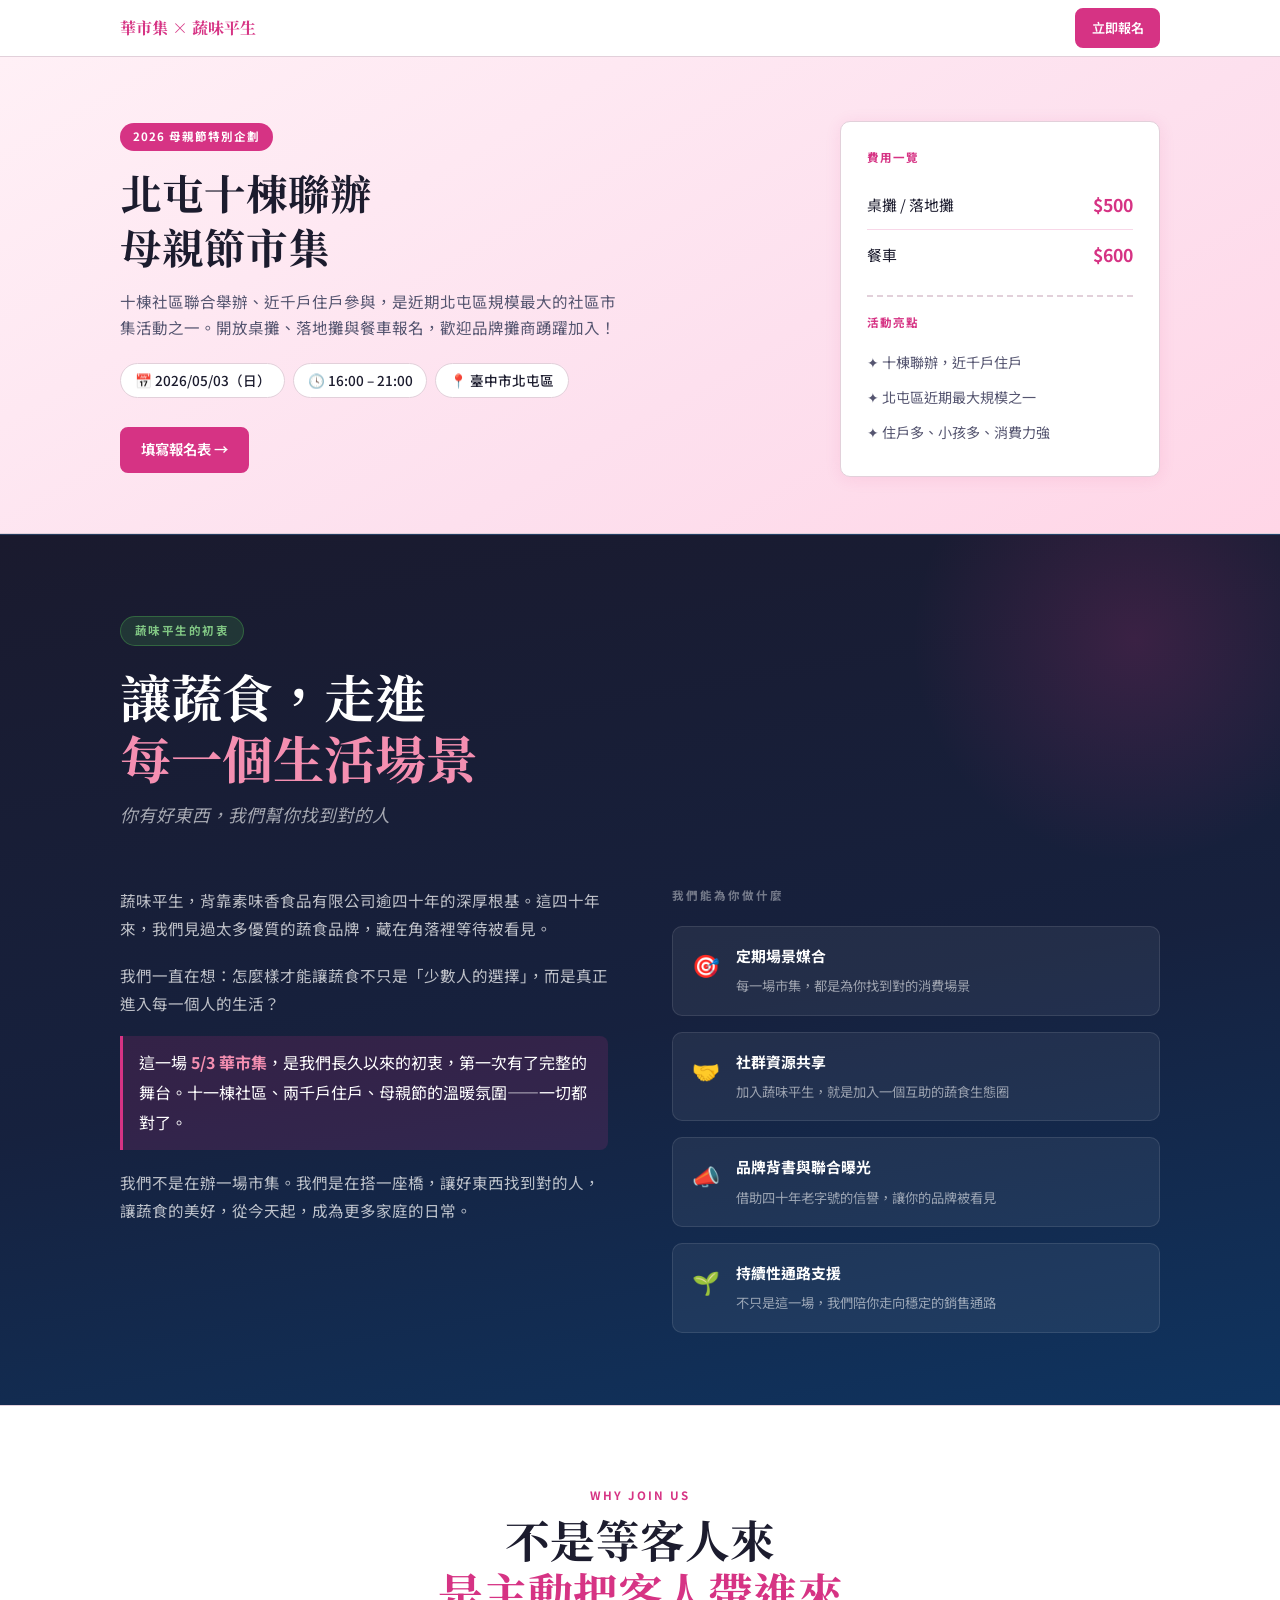
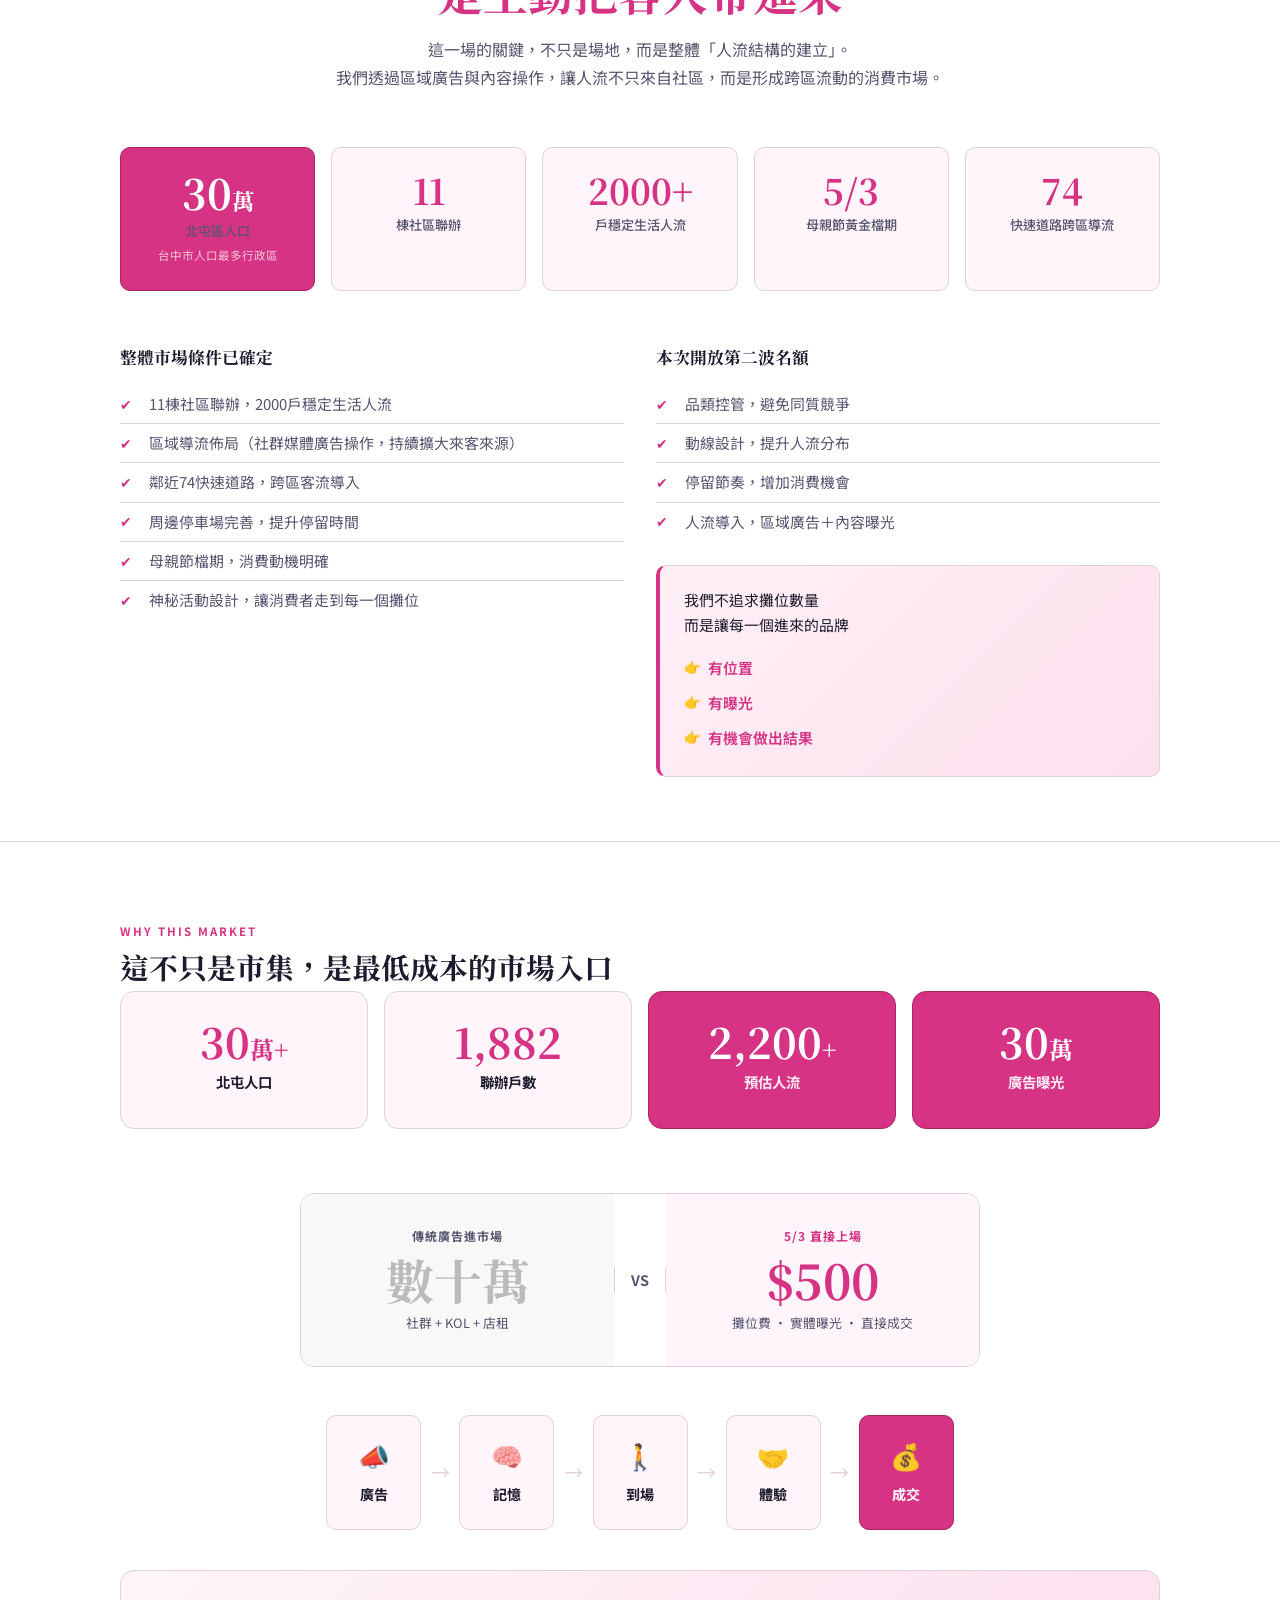
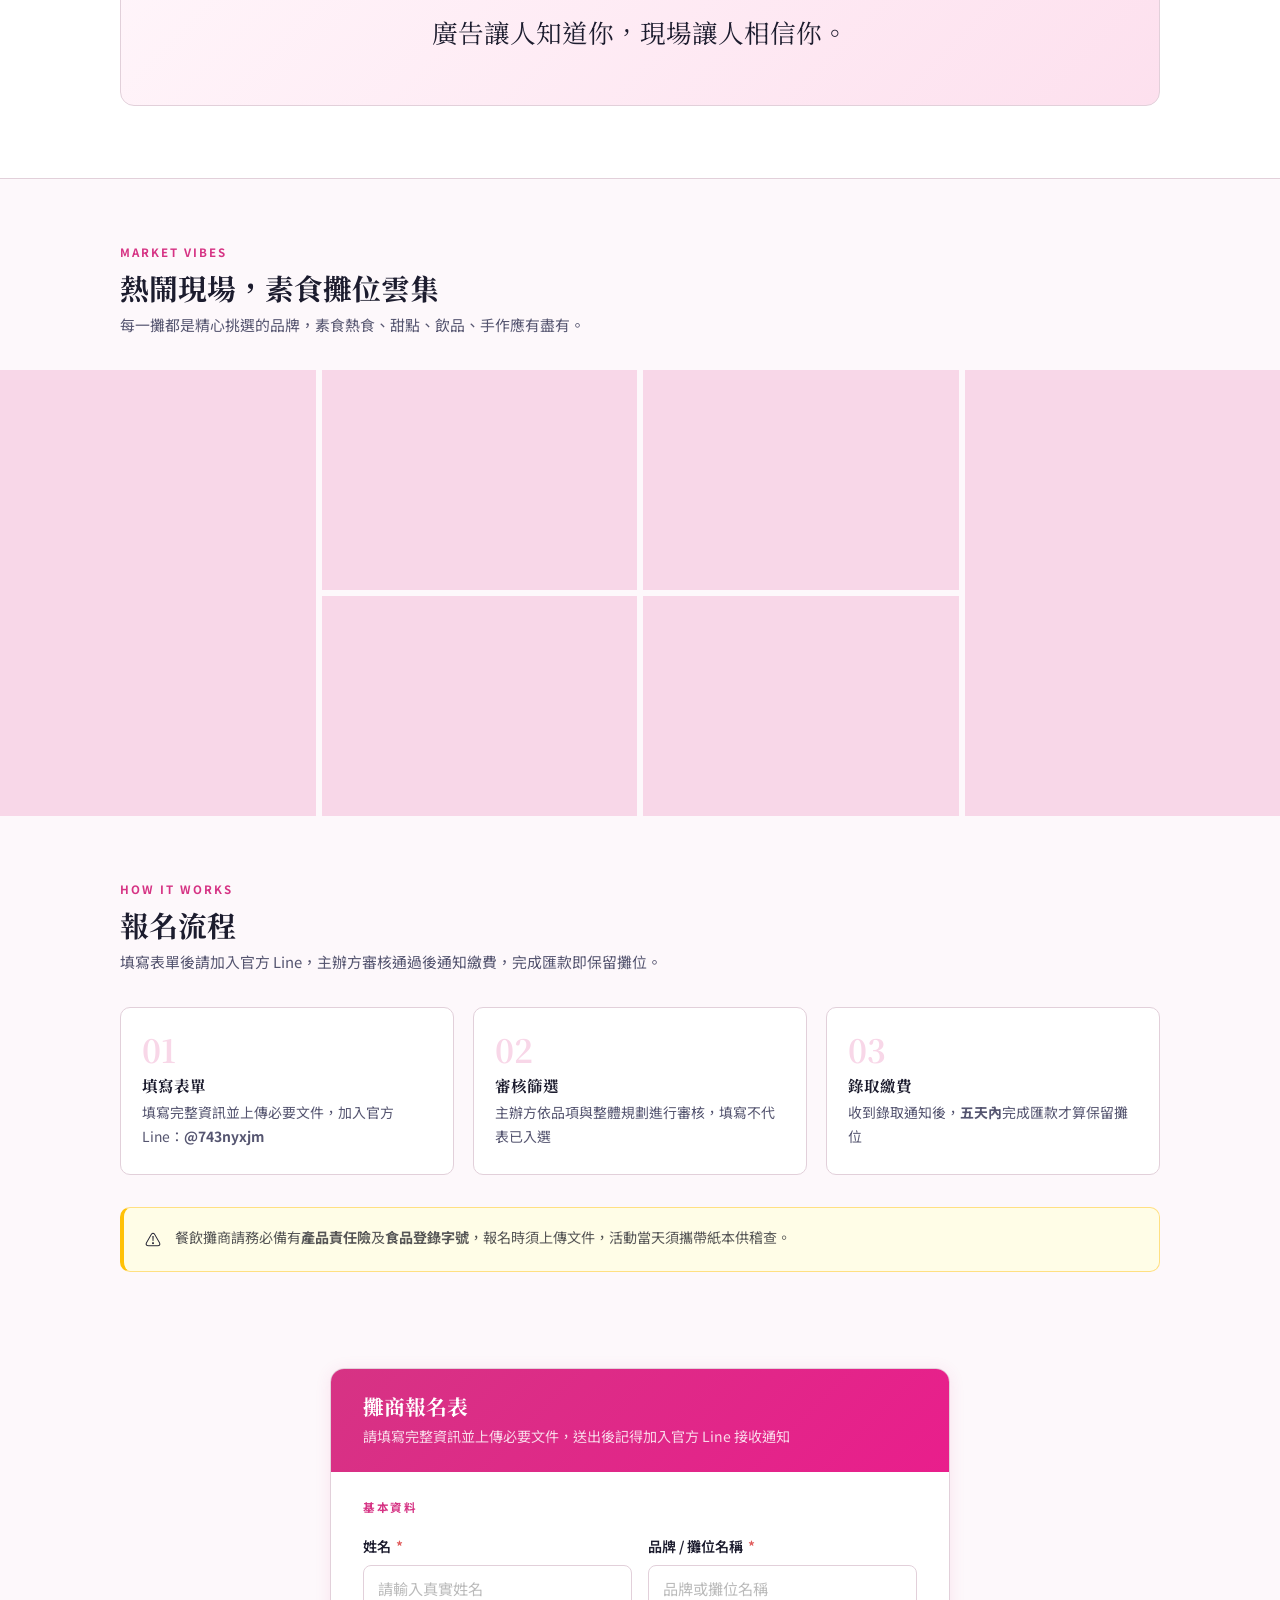
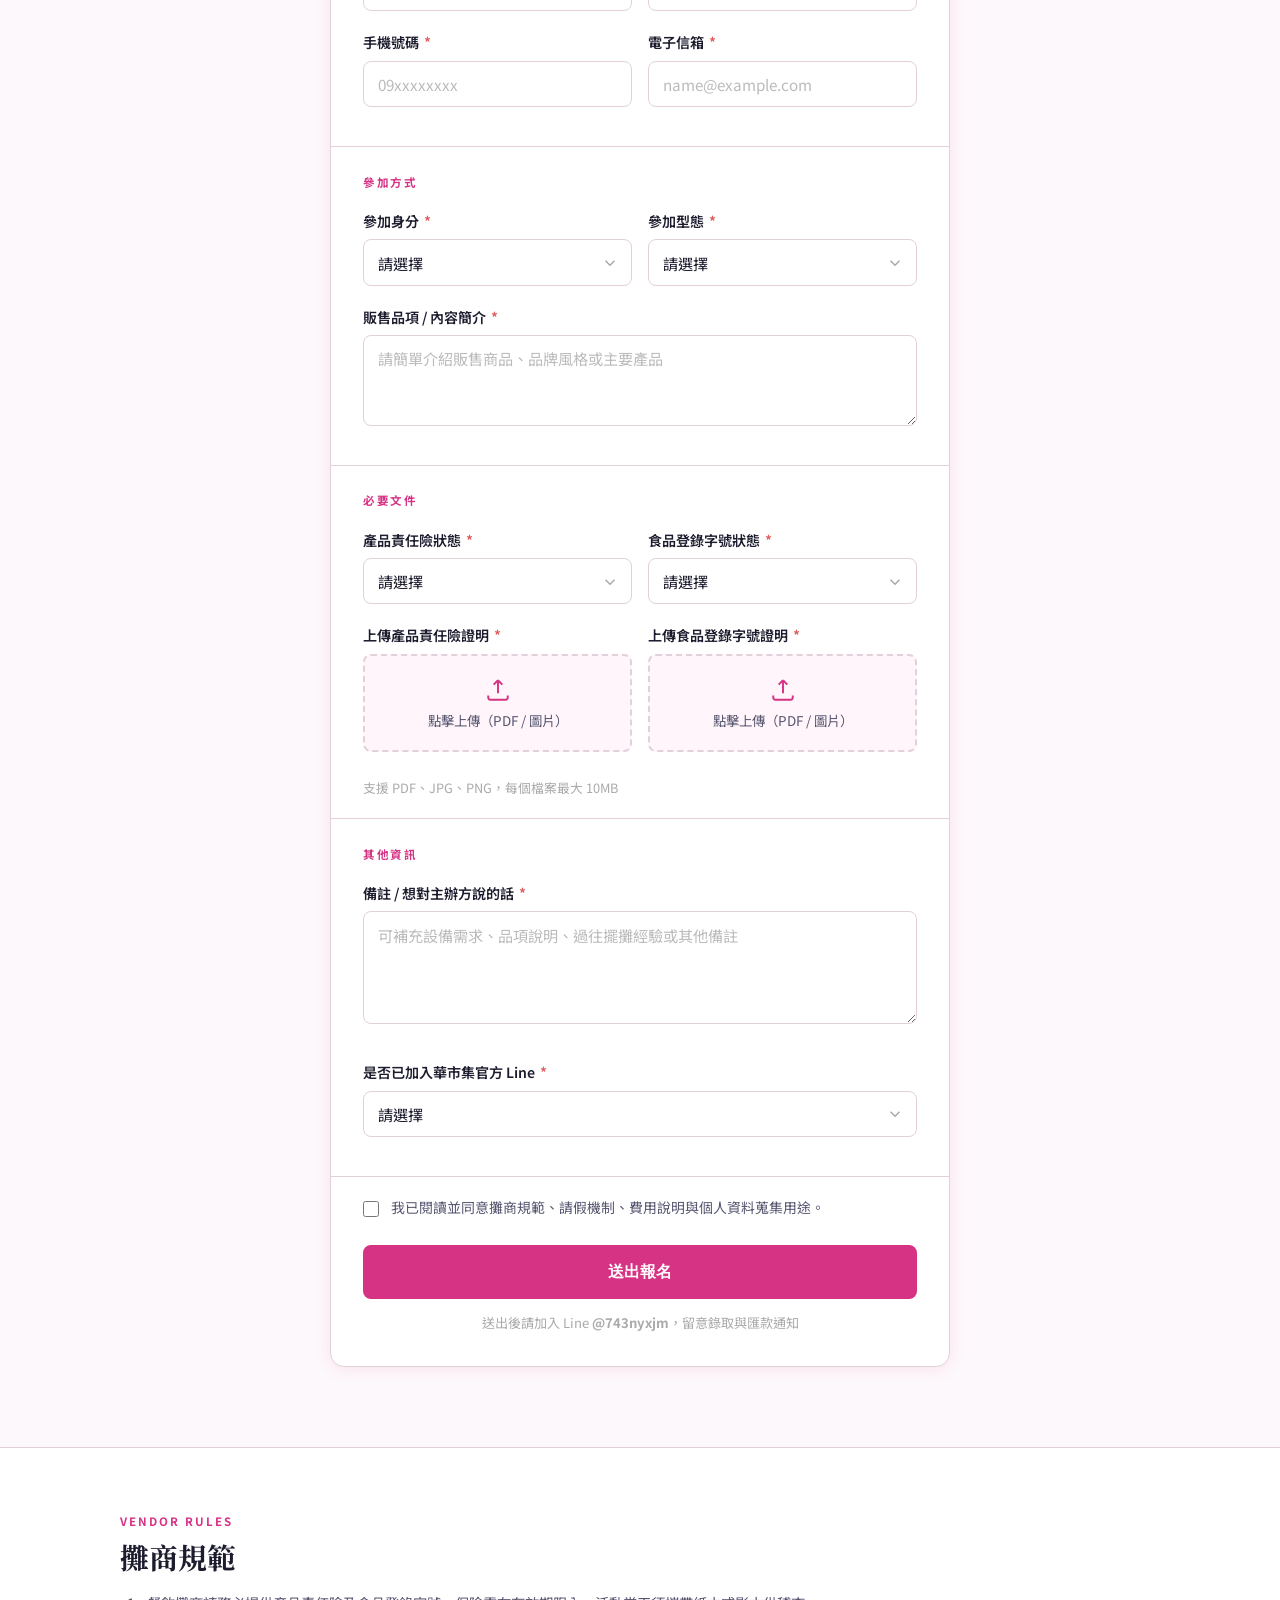
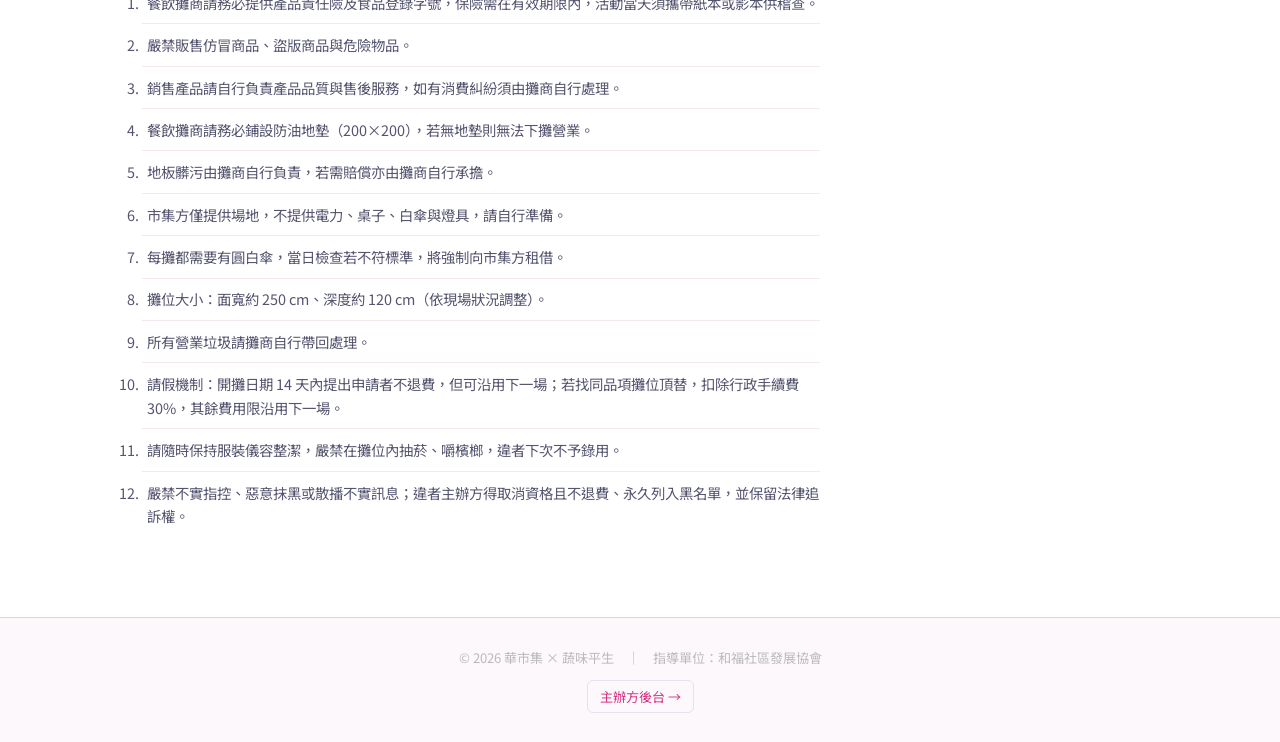
<file: index.html>
<!DOCTYPE html>
<html lang="zh-Hant">
<head>
  <meta charset="UTF-8">
  <meta name="viewport" content="width=device-width, initial-scale=1.0">
  <title>5/3 華市集 × 蔬味平生 — 母親節市集攤商報名</title>
  <link rel="preconnect" href="https://fonts.googleapis.com">
  <link rel="preconnect" href="https://fonts.gstatic.com" crossorigin>
  <link href="https://fonts.googleapis.com/css2?family=Noto+Serif+TC:wght@500;700&family=Noto+Sans+TC:wght@400;500;600&display=swap" rel="stylesheet">
  <link rel="stylesheet" href="styles.css">
</head>
<body>

  <!-- HEADER -->
  <header class="site-header">
    <div class="container header-inner">
      <a href="index.html" class="brand">華市集 × 蔬味平生</a>
      <a href="#form" class="btn btn-primary btn-sm">立即報名</a>
    </div>
  </header>

  <!-- HERO -->
  <section class="hero">
    <div class="container hero-inner">
      <div class="hero-text">
        <span class="label-tag">2026 母親節特別企劃</span>
        <h1>北屯十棟聯辦<br>母親節市集</h1>
        <p class="hero-desc">十棟社區聯合舉辦、近千戶住戶參與，是近期北屯區規模最大的社區市集活動之一。開放桌攤、落地攤與餐車報名，歡迎品牌攤商踴躍加入！</p>
        <div class="pills">
          <span class="pill">📅 2026/05/03（日）</span>
          <span class="pill">🕓 16:00 – 21:00</span>
          <span class="pill">📍 臺中市北屯區</span>
        </div>
        <a href="#form" class="btn btn-primary">填寫報名表 →</a>
      </div>
      <div class="hero-aside">
        <div class="info-card">
          <p class="card-label">費用一覽</p>
          <ul class="fee-list">
            <li><span>桌攤 / 落地攤</span><span class="fee-price">$500</span></li>
            <li><span>餐車</span><span class="fee-price">$600</span></li>
          </ul>
          <hr class="divider">
          <p class="card-label">活動亮點</p>
          <ul class="hi-list">
            <li>✦ 十棟聯辦，近千戶住戶</li>
            <li>✦ 北屯區近期最大規模之一</li>
            <li>✦ 住戶多、小孩多、消費力強</li>
          </ul>
        </div>
      </div>
    </div>
  </section>

  <!-- ── 品牌故事 ── -->
  <section class="story-section">
    <div class="container">

      <div class="story-eyebrow">
        <span class="label-tag-green">蔬味平生的初衷</span>
      </div>

      <div class="story-hero-text">
        <h2>讓蔬食，走進<br><span>每一個生活場景</span></h2>
        <p class="story-tagline">你有好東西，我們幫你找到對的人</p>
      </div>

      <div class="story-body">
        <div class="story-left">
          <p class="story-para">
            蔬味平生，背靠素味香食品有限公司逾四十年的深厚根基。這四十年來，我們見過太多優質的蔬食品牌，藏在角落裡等待被看見。
          </p>
          <p class="story-para">
            我們一直在想：怎麼樣才能讓蔬食不只是「少數人的選擇」，而是真正進入每一個人的生活？
          </p>
          <p class="story-para story-highlight">
            這一場 <strong>5/3 華市集</strong>，是我們長久以來的初衷，第一次有了完整的舞台。十一棟社區、兩千戶住戶、母親節的溫暖氛圍——一切都對了。
          </p>
          <p class="story-para">
            我們不是在辦一場市集。我們是在搭一座橋，讓好東西找到對的人，讓蔬食的美好，從今天起，成為更多家庭的日常。
          </p>
        </div>
        <div class="story-right">
          <div class="story-values">
            <p class="values-title">我們能為你做什麼</p>
            <div class="value-card">
              <div class="value-icon">🎯</div>
              <div>
                <strong>定期場景媒合</strong>
                <span>每一場市集，都是為你找到對的消費場景</span>
              </div>
            </div>
            <div class="value-card">
              <div class="value-icon">🤝</div>
              <div>
                <strong>社群資源共享</strong>
                <span>加入蔬味平生，就是加入一個互助的蔬食生態圈</span>
              </div>
            </div>
            <div class="value-card">
              <div class="value-icon">📣</div>
              <div>
                <strong>品牌背書與聯合曝光</strong>
                <span>借助四十年老字號的信譽，讓你的品牌被看見</span>
              </div>
            </div>
            <div class="value-card">
              <div class="value-icon">🌱</div>
              <div>
                <strong>持續性通路支援</strong>
                <span>不只是這一場，我們陪你走向穩定的銷售通路</span>
              </div>
            </div>
          </div>
        </div>
      </div>

    </div>
  </section>

  <!-- ── 招商說明 ── -->
  <section class="pitch-section">
    <div class="container">

      <!-- 大標語 -->
      <div class="pitch-headline">
        <p class="sec-eyebrow">Why Join Us</p>
        <h2>不是等客人來<br><span>是主動把客人帶進來</span></h2>
        <p class="pitch-sub">這一場的關鍵，不只是場地，而是整體「人流結構的建立」。<br>我們透過區域廣告與內容操作，讓人流不只來自社區，而是形成跨區流動的消費市場。</p>
      </div>

      <!-- 數字亮點 -->
      <div class="stat-row">
        <div class="stat-box stat-box-hero">
          <div class="stat-num">30<span style="font-size:1.4rem">萬</span></div>
          <div class="stat-label">北屯區人口</div>
          <div class="stat-sub">台中市人口最多行政區</div>
        </div>
        <div class="stat-box">
          <div class="stat-num">11</div>
          <div class="stat-label">棟社區聯辦</div>
        </div>
        <div class="stat-box">
          <div class="stat-num">2000+</div>
          <div class="stat-label">戶穩定生活人流</div>
        </div>
        <div class="stat-box">
          <div class="stat-num">5/3</div>
          <div class="stat-label">母親節黃金檔期</div>
        </div>
        <div class="stat-box">
          <div class="stat-num">74</div>
          <div class="stat-label">快速道路跨區導流</div>
        </div>
      </div>

      <!-- 人流結構 -->
      <div class="pitch-grid">
        <div class="pitch-left">
          <h3>整體市場條件已確定</h3>
          <ul class="check-list">
            <li>11棟社區聯辦，2000戶穩定生活人流</li>
            <li>區域導流佈局（社群媒體廣告操作，持續擴大來客來源）</li>
            <li>鄰近74快速道路，跨區客流導入</li>
            <li>周邊停車場完善，提升停留時間</li>
            <li>母親節檔期，消費動機明確</li>
            <li>神秘活動設計，讓消費者走到每一個攤位</li>
          </ul>
        </div>
        <div class="pitch-right">
          <h3>本次開放第二波名額</h3>
          <ul class="check-list">
            <li>品類控管，避免同質競爭</li>
            <li>動線設計，提升人流分布</li>
            <li>停留節奏，增加消費機會</li>
            <li>人流導入，區域廣告＋內容曝光</li>
          </ul>
          <div class="pitch-cta-box">
            <p>我們不追求攤位數量<br>而是讓每一個進來的品牌</p>
            <ul class="arrow-list">
              <li>有位置</li>
              <li>有曝光</li>
              <li>有機會做出結果</li>
            </ul>
          </div>
        </div>
      </div>
    </div>
  </section>

  <!-- ── 北屯市場掌控計畫 ── -->
  <section class="market-section">
    <div class="container">

      <p class="sec-eyebrow">Why This Market</p>
      <h2 class="sec-title">這不只是市集，是最低成本的市場入口</h2>

      <!-- 4 大數字 -->
      <div class="mstat-grid">
        <div class="mstat-card">
          <div class="mstat-num">30<span>萬+</span></div>
          <div class="mstat-name">北屯人口</div>
        </div>
        <div class="mstat-card">
          <div class="mstat-num">1,882</div>
          <div class="mstat-name">聯辦戶數</div>
        </div>
        <div class="mstat-card accent">
          <div class="mstat-num">2,200<span>+</span></div>
          <div class="mstat-name">預估人流</div>
        </div>
        <div class="mstat-card accent">
          <div class="mstat-num">30<span>萬</span></div>
          <div class="mstat-name">廣告曝光</div>
        </div>
      </div>

      <!-- VS 對比 -->
      <div class="vs-wrap">
        <div class="vs-side bad-side">
          <div class="vs-label">傳統廣告進市場</div>
          <div class="vs-big">數十萬</div>
          <div class="vs-sub">社群 + KOL + 店租</div>
        </div>
        <div class="vs-mid">VS</div>
        <div class="vs-side good-side">
          <div class="vs-label">5/3 直接上場</div>
          <div class="vs-big">$500</div>
          <div class="vs-sub">攤位費 · 實體曝光 · 直接成交</div>
        </div>
      </div>

      <!-- 漏斗 -->
      <div class="funnel-row">
        <div class="funnel-step"><div class="fs-icon">📣</div><div class="fs-name">廣告</div></div>
        <div class="funnel-arrow">→</div>
        <div class="funnel-step"><div class="fs-icon">🧠</div><div class="fs-name">記憶</div></div>
        <div class="funnel-arrow">→</div>
        <div class="funnel-step"><div class="fs-icon">🚶</div><div class="fs-name">到場</div></div>
        <div class="funnel-arrow">→</div>
        <div class="funnel-step"><div class="fs-icon">🤝</div><div class="fs-name">體驗</div></div>
        <div class="funnel-arrow">→</div>
        <div class="funnel-step funnel-end"><div class="fs-icon">💰</div><div class="fs-name">成交</div></div>
      </div>

      <div class="market-conclusion">
        <p class="mc-q">廣告讓人知道你，現場讓人相信你。</p>
      </div>

    </div>
  </section>

  <!-- ── 市集照片牆 ── -->
  <section class="gallery-section">
    <div class="container">
      <p class="sec-eyebrow">Market Vibes</p>
      <h2 class="sec-title">熱鬧現場，素食攤位雲集</h2>
      <p class="sec-desc">每一攤都是精心挑選的品牌，素食熱食、甜點、飲品、手作應有盡有。</p>
    </div>
    <div class="gallery-grid">
      <!-- 熱鬧市集人群 -->
      <div class="g-item tall" style="background-image:url('https://images.unsplash.com/photo-1533900298318-6b8da08a523e?w=700&h=900&fit=crop&q=80')"></div>
      <!-- 市集攤位 -->
      <div class="g-item" style="background-image:url('https://images.unsplash.com/photo-1488459716781-31db52582fe9?w=600&h=420&fit=crop&q=80')"></div>
      <!-- 蔬食料理特寫 -->
      <div class="g-item" style="background-image:url('https://images.unsplash.com/photo-1512621776951-a57141f2eefd?w=600&h=420&fit=crop&q=80')"></div>
      <!-- 戶外市集攤商 -->
      <div class="g-item tall" style="background-image:url('https://images.unsplash.com/photo-1519996529931-28324d5a630e?w=700&h=900&fit=crop&q=80')"></div>
      <!-- 手作甜點攤 -->
      <div class="g-item" style="background-image:url('https://images.unsplash.com/photo-1486427944299-d1955d23e34d?w=600&h=420&fit=crop&q=80')"></div>
      <!-- 蔬食輕食碗 -->
      <div class="g-item" style="background-image:url('https://images.unsplash.com/photo-1540420773420-3366772f4999?w=600&h=420&fit=crop&q=80')"></div>
    </div>
  </section>

  <!-- STEPS -->
  <section class="steps-section">
    <div class="container">
      <p class="sec-eyebrow">How It Works</p>
      <h2 class="sec-title">報名流程</h2>
      <p class="sec-desc">填寫表單後請加入官方 Line，主辦方審核通過後通知繳費，完成匯款即保留攤位。</p>
      <div class="steps">
        <div class="step">
          <div class="step-n">01</div>
          <h3>填寫表單</h3>
          <p>填寫完整資訊並上傳必要文件，加入官方 Line：<strong>@743nyxjm</strong></p>
        </div>
        <div class="step">
          <div class="step-n">02</div>
          <h3>審核篩選</h3>
          <p>主辦方依品項與整體規劃進行審核，填寫不代表已入選</p>
        </div>
        <div class="step">
          <div class="step-n">03</div>
          <h3>錄取繳費</h3>
          <p>收到錄取通知後，<strong>五天內</strong>完成匯款才算保留攤位</p>
        </div>
      </div>
      <div class="notice">
        <span>⚠️</span>
        <p>餐飲攤商請務必備有<strong>產品責任險</strong>及<strong>食品登錄字號</strong>，報名時須上傳文件，活動當天須攜帶紙本供稽查。</p>
      </div>
    </div>
  </section>

  <!-- FORM -->
  <section class="form-section" id="form">
    <div class="container">
      <div class="form-wrap">

        <div class="form-topbar">
          <h2>攤商報名表</h2>
          <p>請填寫完整資訊並上傳必要文件，送出後記得加入官方 Line 接收通知</p>
        </div>

        <form id="registration-form" novalidate>

          <!-- 基本資料 -->
          <div class="fgroup">
            <p class="fgroup-title">基本資料</p>

            <div class="pair">
              <label class="field">
                <span class="field-label">姓名 <em>*</em></span>
                <input type="text" name="fullName" placeholder="請輸入真實姓名" required>
                <small class="emsg"></small>
              </label>
              <label class="field">
                <span class="field-label">品牌 / 攤位名稱 <em>*</em></span>
                <input type="text" name="organization" placeholder="品牌或攤位名稱" required>
                <small class="emsg"></small>
              </label>
            </div>

            <div class="pair">
              <label class="field">
                <span class="field-label">手機號碼 <em>*</em></span>
                <input type="tel" name="phone" placeholder="09xxxxxxxx" required>
                <small class="emsg"></small>
              </label>
              <label class="field">
                <span class="field-label">電子信箱 <em>*</em></span>
                <input type="email" name="email" placeholder="name@example.com" required>
                <small class="emsg"></small>
              </label>
            </div>
          </div>

          <!-- 參加方式 -->
          <div class="fgroup">
            <p class="fgroup-title">參加方式</p>

            <div class="pair">
              <label class="field">
                <span class="field-label">參加身分 <em>*</em></span>
                <select name="vendorIdentity" required>
                  <option value="">請選擇</option>
                  <option value="new">新攤友</option>
                  <option value="returning">舊攤友（已參加過華市集）</option>
                </select>
                <small class="emsg"></small>
              </label>
              <label class="field">
                <span class="field-label">參加型態 <em>*</em></span>
                <select name="boothType" required>
                  <option value="">請選擇</option>
                  <option value="booth">桌攤 / 落地攤（$500）</option>
                  <option value="truck">餐車（$600）</option>
                </select>
                <small class="emsg"></small>
              </label>
            </div>

            <label class="field">
              <span class="field-label">販售品項 / 內容簡介 <em>*</em></span>
              <textarea name="productInfo" rows="3" placeholder="請簡單介紹販售商品、品牌風格或主要產品" required></textarea>
              <small class="emsg"></small>
            </label>
          </div>

          <!-- 必要文件 -->
          <div class="fgroup">
            <p class="fgroup-title">必要文件</p>

            <div class="pair">
              <label class="field">
                <span class="field-label">產品責任險狀態 <em>*</em></span>
                <select name="insurance" required>
                  <option value="">請選擇</option>
                  <option value="yes">已具備</option>
                  <option value="preparing">準備中</option>
                </select>
                <small class="emsg"></small>
              </label>
              <label class="field">
                <span class="field-label">食品登錄字號狀態 <em>*</em></span>
                <select name="foodRegistration" required>
                  <option value="">請選擇</option>
                  <option value="yes">已具備</option>
                  <option value="preparing">準備中</option>
                </select>
                <small class="emsg"></small>
              </label>
            </div>

            <div class="pair">
              <label class="field">
                <span class="field-label">上傳產品責任險證明 <em>*</em></span>
                <input type="file" id="insuranceFile" name="insuranceFile" accept=".pdf,.jpg,.jpeg,.png" required>
                <div class="file-box" id="insurance-box">
                  <svg viewBox="0 0 24 24" fill="none" stroke-width="1.8"><path d="M12 15V3m0 0L8 7m4-4 4 4"/><path d="M3 17v2a2 2 0 002 2h14a2 2 0 002-2v-2"/></svg>
                  <span id="insurance-name">點擊上傳（PDF / 圖片）</span>
                </div>
                <small class="emsg"></small>
              </label>
              <label class="field">
                <span class="field-label">上傳食品登錄字號證明 <em>*</em></span>
                <input type="file" id="foodFile" name="foodFile" accept=".pdf,.jpg,.jpeg,.png" required>
                <div class="file-box" id="food-box">
                  <svg viewBox="0 0 24 24" fill="none" stroke-width="1.8"><path d="M12 15V3m0 0L8 7m4-4 4 4"/><path d="M3 17v2a2 2 0 002 2h14a2 2 0 002-2v-2"/></svg>
                  <span id="food-name">點擊上傳（PDF / 圖片）</span>
                </div>
                <small class="emsg"></small>
              </label>
            </div>
            <p style="font-size:.8rem;color:#aaa;margin-top:.3rem">支援 PDF、JPG、PNG，每個檔案最大 10MB</p>
          </div>

          <!-- 其他資訊 -->
          <div class="fgroup">
            <p class="fgroup-title">其他資訊</p>

            <label class="field">
              <span class="field-label">備註 / 想對主辦方說的話 <em>*</em></span>
              <textarea name="motivation" rows="4" placeholder="可補充設備需求、品項說明、過往擺攤經驗或其他備註" required></textarea>
              <small class="emsg"></small>
            </label>

            <label class="field">
              <span class="field-label">是否已加入華市集官方 Line <em>*</em></span>
              <select name="lineJoined" required>
                <option value="">請選擇</option>
                <option value="yes">是，已加入 @743nyxjm</option>
                <option value="no">尚未加入</option>
              </select>
              <small class="emsg"></small>
            </label>
          </div>

          <!-- 同意 -->
          <label class="check-field">
            <input type="checkbox" name="consent" required>
            <span>我已閱讀並同意攤商規範、請假機制、費用說明與個人資料蒐集用途。</span>
          </label>
          <small class="check-err"></small>

          <!-- 送出 -->
          <div class="form-submit">
            <button type="submit" id="submit-btn" class="btn btn-primary btn-block">
              <span class="btn-text">送出報名</span>
              <span class="btn-loading" hidden>上傳中，請稍候…</span>
            </button>
            <p class="form-hint">送出後請加入 Line <strong>@743nyxjm</strong>，留意錄取與匯款通知</p>
          </div>
        </form>

        <!-- 成功 -->
        <div id="success-msg" class="success-msg" hidden>
          <div class="s-icon">🎉</div>
          <h3>報名資料已送出！</h3>
          <p>我們已收到你的攤商資料。請同步加入官方 Line <strong>@743nyxjm</strong>，留意後續錄取與匯款通知。</p>
          <button type="button" id="reset-btn" class="btn btn-outline">再填一份</button>
        </div>

      </div>
    </div>
  </section>

  <!-- 成功頁面（隱藏，送出後才顯示） -->
  <div id="success-page" style="display:none; min-height:100vh; background:linear-gradient(150deg,#fff0f6,#fde0ee); display:none; align-items:center; justify-content:center; padding:2rem;">
    <div style="background:#fff;border-radius:16px;padding:3rem 2.5rem;text-align:center;max-width:480px;width:100%;box-shadow:0 4px 32px rgba(214,51,132,.15);border:1px solid #f0d0e0;">
      <div style="font-size:3.5rem;margin-bottom:1rem">🎉</div>
      <h2 style="font-family:'Noto Serif TC',serif;font-size:1.5rem;color:#1c1c2e;margin-bottom:.8rem">報名資料已送出！</h2>
      <p style="color:#666;font-size:.95rem;line-height:1.7;margin-bottom:1.5rem">感謝你的報名！主辦方將依品項與整體規劃進行審核，錄取後會透過 Line 或電話通知繳費。</p>
      <div style="background:#f0f9f0;border:1px solid #a5d6a7;border-radius:10px;padding:1rem 1.2rem;margin-bottom:1.5rem">
        <p style="color:#388e3c;font-size:.88rem;margin-bottom:.4rem">⚠️ 送出後請務必加入官方 Line，才能收到後續通知</p>
        <div style="font-size:1.2rem;font-weight:700;color:#2e7d32;letter-spacing:1px">@743nyxjm</div>
      </div>
      <p style="font-size:.85rem;color:#999">收到錄取通知後，請於 <strong>五天內</strong> 完成匯款，才算正式保留攤位。</p>
      <a href="/" style="display:inline-block;margin-top:1.2rem;color:#d63384;font-size:.9rem">← 返回活動頁面</a>
    </div>
  </div>

  <!-- RULES -->
  <section class="rules-section">
    <div class="container">
      <p class="sec-eyebrow">Vendor Rules</p>
      <h2 class="sec-title">攤商規範</h2>
      <ol class="rules-list">
        <li>餐飲攤商請務必提供產品責任險及食品登錄字號，保險需在有效期限內，活動當天須攜帶紙本或影本供稽查。</li>
        <li>嚴禁販售仿冒商品、盜版商品與危險物品。</li>
        <li>銷售產品請自行負責產品品質與售後服務，如有消費糾紛須由攤商自行處理。</li>
        <li>餐飲攤商請務必鋪設防油地墊（200×200），若無地墊則無法下攤營業。</li>
        <li>地板髒污由攤商自行負責，若需賠償亦由攤商自行承擔。</li>
        <li>市集方僅提供場地，不提供電力、桌子、白傘與燈具，請自行準備。</li>
        <li>每攤都需要有圓白傘，當日檢查若不符標準，將強制向市集方租借。</li>
        <li>攤位大小：面寬約 250 cm、深度約 120 cm（依現場狀況調整）。</li>
        <li>所有營業垃圾請攤商自行帶回處理。</li>
        <li>請假機制：開攤日期 14 天內提出申請者不退費，但可沿用下一場；若找同品項攤位頂替，扣除行政手續費 30%，其餘費用限沿用下一場。</li>
        <li>請隨時保持服裝儀容整潔，嚴禁在攤位內抽菸、嚼檳榔，違者下次不予錄用。</li>
        <li>嚴禁不實指控、惡意抹黑或散播不實訊息；違者主辦方得取消資格且不退費、永久列入黑名單，並保留法律追訴權。</li>
      </ol>
    </div>
  </section>

  <!-- FOOTER -->
  <footer class="site-footer">
    <div class="container">
      <p>© 2026 華市集 × 蔬味平生　｜　指導單位：和福社區發展協會</p>
      <a href="admin.html" class="admin-link">主辦方後台 →</a>
    </div>
  </footer>

  <script src="script.js"></script>
</body>
</html>
</file>
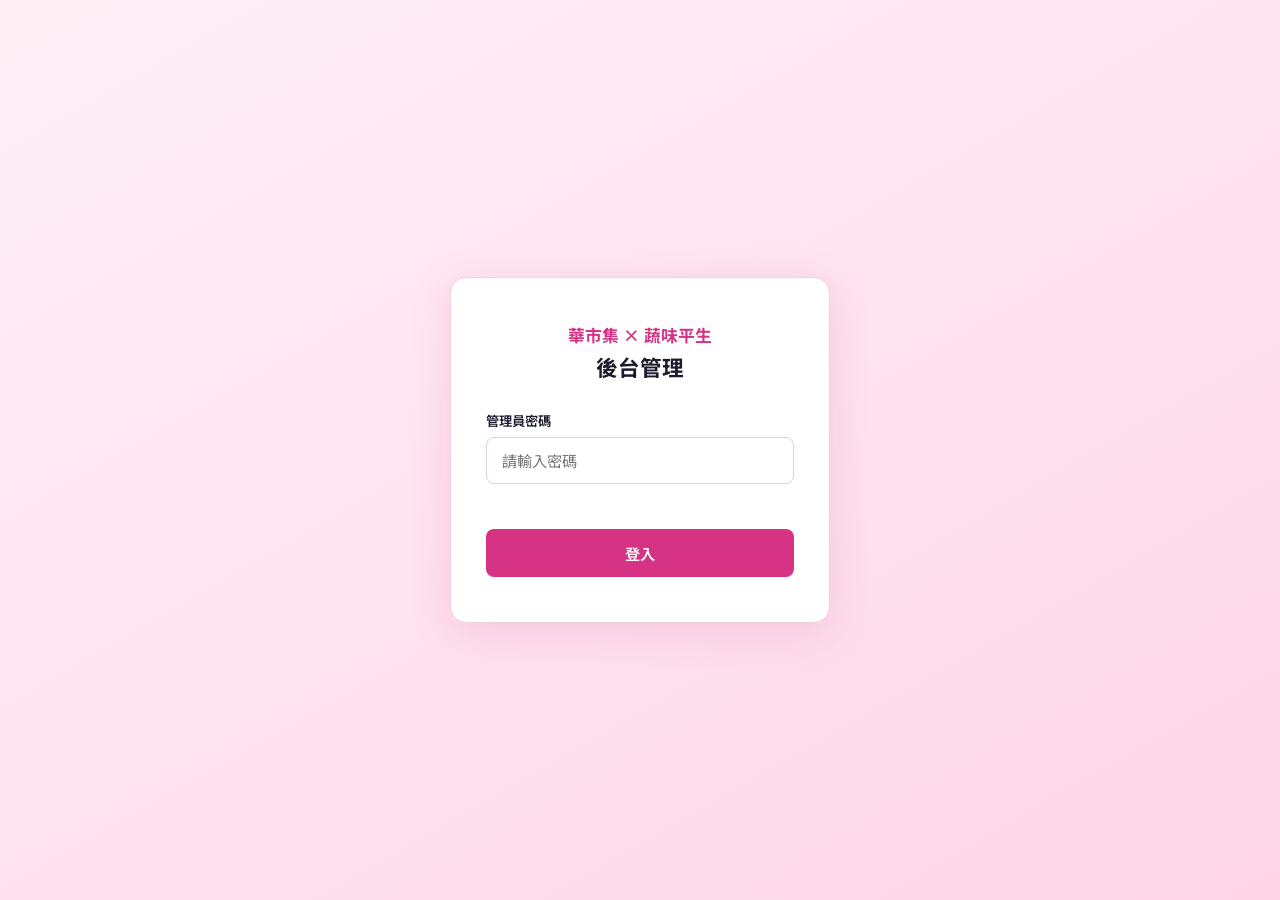
<file: admin.html>
<!DOCTYPE html>
<html lang="zh-Hant">
<head>
  <meta charset="UTF-8">
  <meta name="viewport" content="width=device-width, initial-scale=1.0">
  <title>後台管理 — 華市集</title>
  <link rel="preconnect" href="https://fonts.googleapis.com">
  <link rel="preconnect" href="https://fonts.gstatic.com" crossorigin>
  <link href="https://fonts.googleapis.com/css2?family=Noto+Sans+TC:wght@400;500;600;700&display=swap" rel="stylesheet">
  <style>
    *, *::before, *::after { box-sizing: border-box; margin: 0; padding: 0; }
    [hidden] { display: none !important; }
    :root {
      --pink:      #d63384;
      --pink-dark: #a8265f;
      --pink-pale: #fff5fa;
      --text:      #1c1c2e;
      --sub:       #555570;
      --border:    #e2d0da;
      --bg:        #f8f5f9;
      --white:     #ffffff;
    }
    body {
      font-family: 'Noto Sans TC', -apple-system, BlinkMacSystemFont, sans-serif;
      font-size: 14px;
      background: var(--bg);
      color: var(--text);
      min-height: 100vh;
    }
    a { color: var(--pink); text-decoration: none; }
    a:hover { text-decoration: underline; }

    /* ── LOGIN ── */
    .login-screen {
      min-height: 100vh;
      display: flex; align-items: center; justify-content: center;
      background: linear-gradient(150deg, #fff0f6 0%, #fde0ee 60%, #ffd6e7 100%);
      padding: 1.5rem;
    }
    .login-box {
      background: #fff;
      border-radius: 16px;
      padding: 2.8rem 2.2rem;
      max-width: 380px; width: 100%;
      box-shadow: 0 8px 40px rgba(214,51,132,.15);
      border: 1px solid #f0d0e0;
      text-align: center;
    }
    .login-logo { font-size: 1.05rem; font-weight: 700; color: var(--pink); margin-bottom: .3rem; }
    .login-title { font-size: 1.35rem; font-weight: 700; color: var(--text); margin-bottom: 1.8rem; }
    .login-field { text-align: left; margin-bottom: 1rem; }
    .login-field label { display: block; font-size: .83rem; font-weight: 600; color: var(--text); margin-bottom: .4rem; }
    .login-field input {
      width: 100%; padding: .72rem .9rem;
      border: 1.5px solid var(--border); border-radius: 8px;
      font-family: inherit; font-size: .95rem; color: var(--text);
      background: #fff; transition: border-color .18s, box-shadow .18s;
    }
    .login-field input:focus { outline: none; border-color: var(--pink); box-shadow: 0 0 0 3px rgba(214,51,132,.12); }
    .pwd-err { display: block; font-size: .8rem; color: #e05a5a; margin-top: .35rem; min-height: 1rem; }
    .login-btn {
      width: 100%; padding: .82rem;
      background: var(--pink); color: #fff; border: none;
      border-radius: 8px; font-family: inherit; font-size: .95rem;
      font-weight: 600; cursor: pointer; margin-top: .5rem; transition: background .2s;
    }
    .login-btn:hover { background: var(--pink-dark); }

    /* ── ADMIN LAYOUT ── */
    #admin-screen { display: flex; flex-direction: column; min-height: 100vh; }
    .admin-header {
      position: sticky; top: 0; z-index: 100;
      background: #fff; border-bottom: 1px solid var(--border);
      padding: .8rem 1.5rem;
      display: flex; align-items: center; justify-content: space-between; gap: 1rem; flex-wrap: wrap;
    }
    .admin-header-left { display: flex; align-items: center; gap: .75rem; }
    .admin-brand { font-size: 1rem; font-weight: 700; color: var(--pink); }
    .sub-badge {
      background: var(--pink); color: #fff;
      font-size: .73rem; font-weight: 700;
      padding: .18rem .55rem; border-radius: 99px;
    }
    .admin-header-right { display: flex; align-items: center; gap: .55rem; flex-wrap: wrap; }

    .abtn {
      padding: .42rem .85rem; border-radius: 7px;
      font-family: inherit; font-size: .82rem; font-weight: 600; cursor: pointer;
      border: 1.5px solid var(--pink); background: var(--pink); color: #fff;
      transition: all .2s; white-space: nowrap;
    }
    .abtn:hover { background: var(--pink-dark); border-color: var(--pink-dark); }
    .abtn-outline { background: transparent; color: var(--pink); }
    .abtn-outline:hover { background: var(--pink); color: #fff; }
    .abtn-ghost {
      display: inline-flex; align-items: center;
      padding: .42rem .75rem; border-radius: 7px;
      font-family: inherit; font-size: .82rem; cursor: pointer;
      border: 1.5px solid var(--border); background: transparent; color: var(--sub);
      transition: all .2s; white-space: nowrap; text-decoration: none;
    }
    .abtn-ghost:hover { border-color: var(--pink); color: var(--pink); text-decoration: none; }

    .admin-main { padding: 1.2rem 1.5rem 3rem; flex: 1; }

    /* STATS */
    .stats-row { display: flex; gap: .7rem; flex-wrap: wrap; margin-bottom: 1.2rem; }
    .stat-chip {
      background: #fff; border: 1px solid var(--border);
      border-radius: 8px; padding: .55rem 1rem;
      font-size: .82rem; color: var(--sub); white-space: nowrap;
    }
    .stat-chip strong { color: var(--pink); font-size: 1.15rem; margin-right: .25rem; }

    /* STATES */
    .state-box { text-align: center; padding: 4rem 1rem; color: var(--sub); }
    .spinner {
      width: 36px; height: 36px;
      border: 3px solid var(--border); border-top-color: var(--pink);
      border-radius: 50%; animation: spin .7s linear infinite; margin: 0 auto 1rem;
    }
    @keyframes spin { to { transform: rotate(360deg); } }

    /* TABLE */
    .table-wrap {
      background: #fff; border: 1px solid var(--border);
      border-radius: 10px; overflow-x: auto;
    }
    table { width: 100%; border-collapse: collapse; font-size: .82rem; min-width: 1300px; }
    thead th {
      background: #fdf5f9; padding: .65rem .85rem;
      text-align: left; font-weight: 700; color: var(--text);
      font-size: .77rem; letter-spacing: .3px;
      border-bottom: 2px solid var(--border); white-space: nowrap;
    }
    tbody tr { border-bottom: 1px solid #f5eff3; }
    tbody tr:last-child { border-bottom: none; }
    tbody tr:hover { background: #fff8fc; }
    td { padding: .6rem .85rem; vertical-align: top; color: var(--text); line-height: 1.5; }

    .ci   { width: 36px; color: #bbb; text-align: center; font-size: .78rem; }
    .cd   { width: 125px; font-size: .77rem; color: var(--sub); white-space: nowrap; }
    .cn   { width: 75px; font-weight: 600; white-space: nowrap; }
    .cp   { width: 108px; white-space: nowrap; }
    .ce   { max-width: 150px; word-break: break-all; }

    .expand {
      display: -webkit-box;
      -webkit-line-clamp: 3;
      -webkit-box-orient: vertical;
      overflow: hidden;
      font-size: .81rem; color: var(--sub); line-height: 1.45; cursor: help;
    }
    tr:hover .expand { -webkit-line-clamp: unset; overflow: visible; }

    .badge { display: inline-block; padding: .18rem .5rem; border-radius: 99px; font-size: .74rem; font-weight: 600; }
    .b-yes       { background: #e8f5e9; color: #2e7d32; }
    .b-preparing { background: #fff8e1; color: #f57f17; }
    .b-new       { background: #e3f2fd; color: #1565c0; }
    .b-returning { background: #f3e5f5; color: #7b1fa2; }
    .b-no        { background: #fce4ec; color: #c62828; }
    .b-booth     { background: #e8eaf6; color: #3949ab; }
    .b-truck     { background: #fbe9e7; color: #bf360c; }

    .file-btn {
      display: inline-flex; align-items: center; gap: .22rem;
      padding: .25rem .55rem;
      background: var(--pink-pale); border: 1px solid #f0c0dc;
      border-radius: 5px; font-size: .77rem; font-weight: 600;
      color: var(--pink); white-space: nowrap; text-decoration: none; transition: all .15s;
    }
    .file-btn:hover { background: var(--pink); color: #fff; text-decoration: none; }
    .no-file { color: #ccc; font-size: .79rem; }

    @media (max-width: 600px) {
      .admin-header { padding: .6rem 1rem; }
      .admin-main   { padding: .9rem 1rem 2rem; }
    }
  </style>
</head>
<body>

<!-- ═══════════ 登入畫面 ═══════════ -->
<div id="login-screen" class="login-screen">
  <div class="login-box">
    <div class="login-logo">華市集 × 蔬味平生</div>
    <h1 class="login-title">後台管理</h1>
    <form id="login-form">
      <div class="login-field">
        <label for="pwd-input">管理員密碼</label>
        <input type="password" id="pwd-input" placeholder="請輸入密碼" autocomplete="current-password">
        <small id="pwd-err" class="pwd-err"></small>
      </div>
      <button type="submit" class="login-btn">登入</button>
    </form>
  </div>
</div>

<!-- ═══════════ 後台主畫面 ═══════════ -->
<div id="admin-screen" hidden>

  <header class="admin-header">
    <div class="admin-header-left">
      <span class="admin-brand">🌸 華市集 後台</span>
      <span id="sub-badge" class="sub-badge" hidden></span>
    </div>
    <div class="admin-header-right">
      <button id="refresh-btn" class="abtn-ghost">↻ 重新整理</button>
      <button id="export-btn" class="abtn">⬇ 匯出 CSV</button>
      <a href="index.html" class="abtn-ghost">← 回首頁</a>
      <button id="logout-btn" class="abtn abtn-outline">登出</button>
    </div>
  </header>

  <main class="admin-main">

    <!-- 統計列 -->
    <div id="stats-row" class="stats-row" hidden>
      <div class="stat-chip"><strong id="s-total">0</strong>筆報名</div>
      <div class="stat-chip"><strong id="s-booth">0</strong>桌攤/落地</div>
      <div class="stat-chip"><strong id="s-truck">0</strong>餐車</div>
      <div class="stat-chip"><strong id="s-new">0</strong>新攤友</div>
      <div class="stat-chip"><strong id="s-ret">0</strong>舊攤友</div>
      <div class="stat-chip"><strong id="s-line">0</strong>已加入 Line</div>
    </div>

    <!-- 載入中 -->
    <div id="state-loading" class="state-box">
      <div class="spinner"></div>
      <p>正在從 Netlify 載入報名資料…</p>
    </div>

    <!-- 錯誤 -->
    <div id="state-error" class="state-box" hidden>
      <p style="margin-bottom:1.2rem;font-size:.95rem;">⚠️ <span id="err-msg">載入失敗</span></p>
      <button onclick="loadData()" class="abtn">重試</button>
    </div>

    <!-- 空 -->
    <div id="state-empty" class="state-box" hidden>
      <p>目前尚無報名資料</p>
    </div>

    <!-- 表格 -->
    <div id="table-wrap" class="table-wrap" hidden>
      <table>
        <thead>
          <tr>
            <th class="ci">#</th>
            <th class="cd">報名時間</th>
            <th class="cn">姓名</th>
            <th style="min-width:110px">品牌/攤位</th>
            <th class="cp">手機</th>
            <th class="ce">Email</th>
            <th style="width:82px">身分</th>
            <th style="width:85px">型態</th>
            <th style="min-width:150px">販售品項</th>
            <th style="width:82px">責任險</th>
            <th style="width:82px">食品登錄</th>
            <th style="width:95px">責任險文件</th>
            <th style="width:95px">食品登錄文件</th>
            <th style="min-width:150px">備註</th>
            <th style="width:72px">Line</th>
          </tr>
        </thead>
        <tbody id="tbody"></tbody>
      </table>
    </div>

  </main>
</div>

<script>
// ═══ 設定（密碼 & GAS 網址填這裡）═══
const ADMIN_PWD = 'hua@2026';
const GAS_URL   = 'https://script.google.com/macros/s/AKfycbyq_RNKI37m1pH1_BiwZy4Ta0EaGuzJ-Pxhu51i04KH1b-rdQP3T3BfoSS9gVev9w/exec';

let allSubs = [];

// ─── 登入 ───
document.getElementById('login-form').addEventListener('submit', e => {
  e.preventDefault();
  const v = document.getElementById('pwd-input').value;
  if (v === ADMIN_PWD) {
    document.getElementById('login-screen').hidden = true;
    document.getElementById('admin-screen').hidden = false;
    loadData();
  } else {
    document.getElementById('pwd-err').textContent = '密碼錯誤，請再試一次';
    document.getElementById('pwd-input').select();
  }
});

// ─── 登出 ───
document.getElementById('logout-btn').addEventListener('click', () => {
  document.getElementById('admin-screen').hidden = true;
  document.getElementById('login-screen').hidden = false;
  document.getElementById('pwd-input').value = '';
  document.getElementById('pwd-err').textContent = '';
  allSubs = [];
});

// ─── 重新整理 ───
document.getElementById('refresh-btn').addEventListener('click', loadData);

// ─── 載入資料（從 Google Apps Script 讀取）───
async function loadData() {
  setState('loading');
  try {
    if (!GAS_URL || GAS_URL === 'YOUR_GAS_URL') {
      throw new Error('請先在 admin.html 填入 GAS_URL（Google Apps Script 部署網址）');
    }
    const res = await fetch(GAS_URL);
    if (!res.ok) throw new Error('GAS 回應錯誤 ' + res.status);
    const raw = await res.json();

    // 若 GAS 回傳錯誤物件
    if (raw && raw.error) throw new Error('GAS 錯誤：' + raw.error);

    // GAS doGet 回傳陣列，每筆是 {欄位名: 值} 物件，統一轉成 {data:{}} 格式
    allSubs = (Array.isArray(raw) ? raw : []).map((row, i) => ({
      created_at: row['報名時間'] || '',
      data: {
        fullName:         row['姓名']          || '',
        organization:     row['品牌/攤位名稱'] || '',
        phone:            row['手機']           || '',
        email:            row['Email']          || '',
        vendorIdentity:   row['參加身分'] === '新攤友' ? 'new' : row['參加身分'] === '舊攤友' ? 'returning' : row['參加身分'],
        boothType:        row['參加型態'] === '桌攤/落地攤' ? 'booth' : row['參加型態'] === '餐車' ? 'truck' : row['參加型態'],
        productInfo:      row['販售品項']       || '',
        insurance:        row['產品責任險'] === '已具備' ? 'yes' : row['產品責任險'] === '準備中' ? 'preparing' : row['產品責任險'],
        foodRegistration: row['食品登錄字號'] === '已具備' ? 'yes' : row['食品登錄字號'] === '準備中' ? 'preparing' : row['食品登錄字號'],
        insuranceFile:    row['責任險文件']     || '',
        foodFile:         row['食品登錄文件']   || '',
        motivation:       row['備註']           || '',
        lineJoined:       row['已加入Line'] === '是' ? 'yes' : row['已加入Line'] === '否' ? 'no' : row['已加入Line'],
      }
    }));

    if (!allSubs.length) { setState('empty'); return; }
    renderStats(allSubs);
    renderTable(allSubs);
    setState('table');

  } catch (err) {
    document.getElementById('err-msg').textContent = err.message;
    setState('error');
    console.error(err);
  }
}

function setState(s) {
  document.getElementById('state-loading').hidden = s !== 'loading';
  document.getElementById('state-error').hidden   = s !== 'error';
  document.getElementById('state-empty').hidden   = s !== 'empty';
  document.getElementById('table-wrap').hidden    = s !== 'table';
  document.getElementById('stats-row').hidden     = s !== 'table';
  const b = document.getElementById('sub-badge');
  b.hidden = s !== 'table';
  if (s === 'table') b.textContent = '共 ' + allSubs.length + ' 筆';
}

// ─── 統計 ───
function renderStats(subs) {
  const c = fn => subs.filter(fn).length;
  document.getElementById('s-total').textContent = subs.length;
  document.getElementById('s-booth').textContent = c(s => s.data.boothType === 'booth');
  document.getElementById('s-truck').textContent = c(s => s.data.boothType === 'truck');
  document.getElementById('s-new').textContent   = c(s => s.data.vendorIdentity === 'new');
  document.getElementById('s-ret').textContent   = c(s => s.data.vendorIdentity === 'returning');
  document.getElementById('s-line').textContent  = c(s => s.data.lineJoined === 'yes');
}

// ─── 對照表 ───
const IDENTITY = { new: ['新攤友','b-new'], returning: ['舊攤友','b-returning'] };
const BOOTH    = { booth: ['桌攤/落地','b-booth'], truck: ['餐車','b-truck'] };
const STATUS   = { yes: ['已具備','b-yes'], preparing: ['準備中','b-preparing'] };
const JOINED   = { yes: ['✓ 是','b-yes'], no: ['✗ 否','b-no'] };

function badge(map, val) {
  const m = map[val];
  if (!m) return '<span class="no-file">' + (x(val) || '—') + '</span>';
  return '<span class="badge ' + m[1] + '">' + m[0] + '</span>';
}

// ─── 渲染表格 ───
function renderTable(subs) {
  const tbody = document.getElementById('tbody');
  tbody.innerHTML = '';
  subs.forEach((sub, i) => {
    const d  = sub.data || {};
    const dt = new Date(sub.created_at);
    const dts = dt.getFullYear() + '/' + pad(dt.getMonth()+1) + '/' + pad(dt.getDate()) +
                ' ' + pad(dt.getHours()) + ':' + pad(dt.getMinutes());
    const tr = document.createElement('tr');
    tr.innerHTML =
      '<td class="ci">' + (i+1) + '</td>' +
      '<td class="cd">' + dts + '</td>' +
      '<td class="cn">' + x(d.fullName) + '</td>' +
      '<td>' + x(d.organization) + '</td>' +
      '<td class="cp"><a href="tel:' + x(d.phone) + '">' + x(d.phone) + '</a></td>' +
      '<td class="ce"><a href="mailto:' + x(d.email) + '">' + x(d.email) + '</a></td>' +
      '<td>' + badge(IDENTITY, d.vendorIdentity) + '</td>' +
      '<td>' + badge(BOOTH, d.boothType) + '</td>' +
      '<td><div class="expand" title="' + x(d.productInfo) + '">' + x(d.productInfo) + '</div></td>' +
      '<td>' + badge(STATUS, d.insurance) + '</td>' +
      '<td>' + badge(STATUS, d.foodRegistration) + '</td>' +
      '<td>' + flink(d.insuranceFile) + '</td>' +
      '<td>' + flink(d.foodFile) + '</td>' +
      '<td><div class="expand" title="' + x(d.motivation) + '">' + x(d.motivation) + '</div></td>' +
      '<td>' + badge(JOINED, d.lineJoined) + '</td>';
    tbody.appendChild(tr);
  });
}

function flink(file) {
  if (!file) return '<span class="no-file">—</span>';
  let url = '', name = '查看文件';
  if (typeof file === 'string')        { url = file; }
  else if (typeof file === 'object')   { url = file.url || ''; name = file.filename || name; }
  if (!url) return '<span class="no-file">—</span>';
  return '<a href="' + url + '" target="_blank" rel="noopener" class="file-btn">📄 ' + x(name) + '</a>';
}

function x(str) {
  if (str === null || str === undefined || str === '') return '—';
  return String(str).replace(/&/g,'&amp;').replace(/</g,'&lt;').replace(/>/g,'&gt;').replace(/"/g,'&quot;');
}
function pad(n) { return String(n).padStart(2,'0'); }

// ─── 匯出 CSV ───
document.getElementById('export-btn').addEventListener('click', () => {
  if (!allSubs.length) { alert('目前沒有資料可匯出'); return; }

  const HDR = ['#','報名時間','姓名','品牌/攤位名稱','手機','Email',
    '參加身分','參加型態','販售品項','產品責任險','食品登錄字號',
    '責任險文件連結','食品登錄文件連結','備註','已加入Line'];

  const rows = allSubs.map((sub, i) => {
    const d  = sub.data || {};
    const dt = new Date(sub.created_at);
    const dts = dt.getFullYear() + '/' + pad(dt.getMonth()+1) + '/' + pad(dt.getDate()) +
                ' ' + pad(dt.getHours()) + ':' + pad(dt.getMinutes());
    return [
      i+1, dts,
      d.fullName, d.organization, d.phone, d.email,
      (IDENTITY[d.vendorIdentity] || [''])[0],
      (BOOTH[d.boothType]         || [''])[0],
      d.productInfo,
      (STATUS[d.insurance]        || [''])[0],
      (STATUS[d.foodRegistration] || [''])[0],
      getUrl(d.insuranceFile), getUrl(d.foodFile),
      d.motivation,
      d.lineJoined === 'yes' ? '是' : '否',
    ].map(v => '"' + String(v ?? '').replace(/"/g,'""') + '"').join(',');
  });

  const csv  = '\uFEFF' + [HDR.map(h => '"' + h + '"').join(','), ...rows].join('\r\n');
  const blob = new Blob([csv], { type: 'text/csv;charset=utf-8;' });
  const url  = URL.createObjectURL(blob);
  const a    = document.createElement('a');
  const today = new Date().toLocaleDateString('zh-TW',{year:'numeric',month:'2-digit',day:'2-digit'}).replace(/\//g,'-');
  a.href = url;
  a.download = '華市集報名_' + today + '.csv';
  document.body.appendChild(a);
  a.click();
  document.body.removeChild(a);
  URL.revokeObjectURL(url);
});

function getUrl(file) {
  if (!file) return '';
  if (typeof file === 'string') return file;
  return (file && file.url) ? file.url : '';
}
</script>
</body>
</html>
</file>
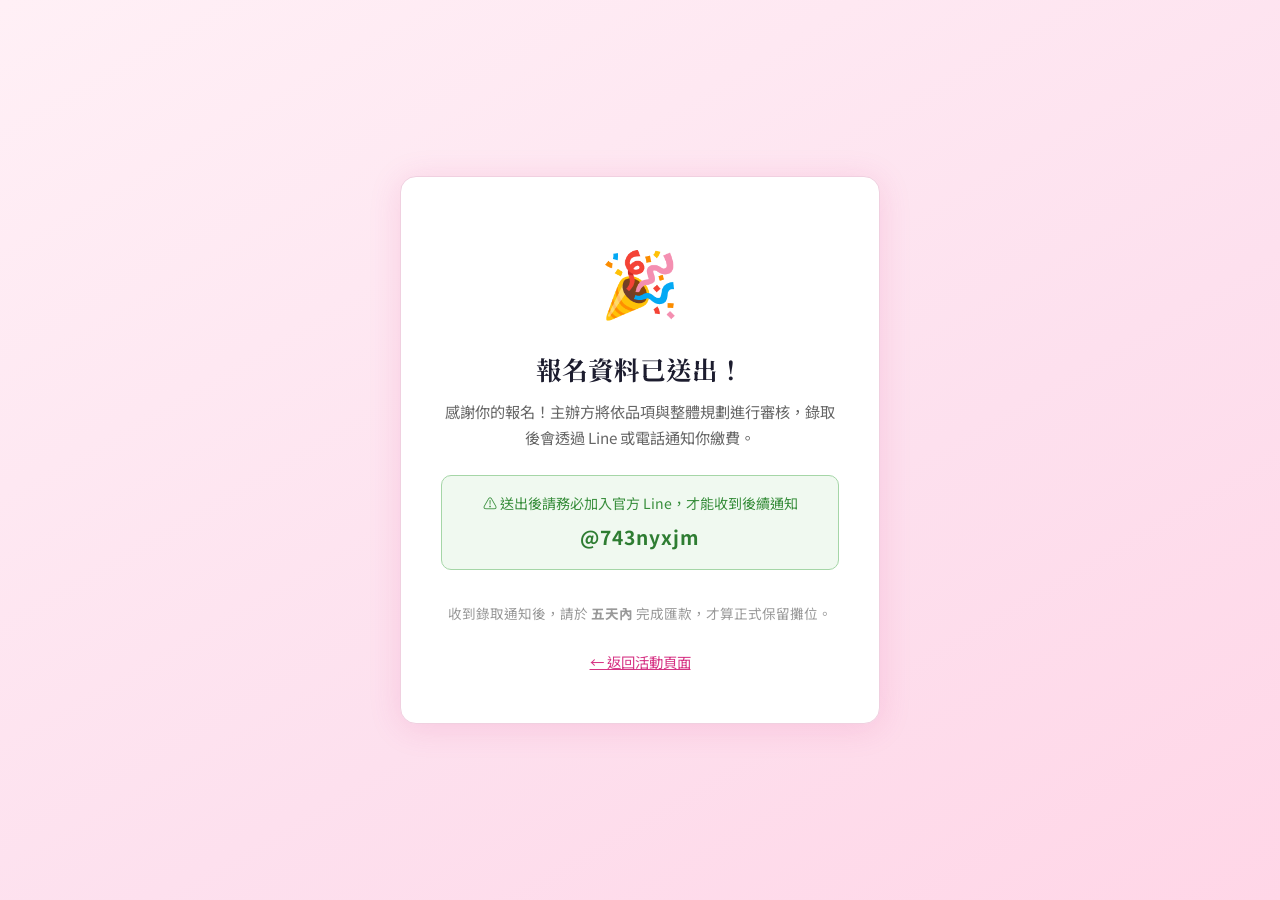
<file: success.html>
<!DOCTYPE html>
<html lang="zh-Hant">
<head>
  <meta charset="UTF-8">
  <meta name="viewport" content="width=device-width, initial-scale=1.0">
  <title>報名成功 — 華市集 × 蔬味平生</title>
  <link rel="preconnect" href="https://fonts.googleapis.com">
  <link rel="preconnect" href="https://fonts.gstatic.com" crossorigin>
  <link href="https://fonts.googleapis.com/css2?family=Noto+Serif+TC:wght@500;700&family=Noto+Sans+TC:wght@400;500;600&display=swap" rel="stylesheet">
  <link rel="stylesheet" href="styles.css">
  <style>
    .success-page {
      min-height: 100vh;
      display: flex;
      align-items: center;
      justify-content: center;
      background: linear-gradient(150deg, #fff0f6 0%, #fde0ee 60%, #ffd6e7 100%);
      padding: 2rem;
    }
    .success-box {
      background: #fff;
      border-radius: 16px;
      padding: 3rem 2.5rem;
      text-align: center;
      max-width: 480px;
      width: 100%;
      box-shadow: 0 4px 32px rgba(214,51,132,.15);
      border: 1px solid #f0d0e0;
    }
    .success-box .icon { font-size: 4rem; margin-bottom: 1.2rem; }
    .success-box h1 {
      font-family: 'Noto Serif TC', serif;
      font-size: 1.6rem;
      color: #1c1c2e;
      margin-bottom: .8rem;
    }
    .success-box p {
      font-size: .95rem;
      color: #666;
      line-height: 1.7;
      margin-bottom: 1.5rem;
    }
    .line-box {
      background: #f0f9f0;
      border: 1px solid #a5d6a7;
      border-radius: 10px;
      padding: 1rem 1.2rem;
      margin-bottom: 2rem;
    }
    .line-box p {
      margin-bottom: .3rem;
      font-size: .88rem;
      color: #388e3c;
    }
    .line-id {
      font-size: 1.2rem;
      font-weight: 700;
      color: #2e7d32;
      letter-spacing: 1px;
    }
    .back-link {
      display: inline-block;
      color: #d63384;
      font-size: .9rem;
      margin-top: 1rem;
      text-decoration: underline;
    }
  </style>
</head>
<body>
  <div class="success-page">
    <div class="success-box">
      <div class="icon">🎉</div>
      <h1>報名資料已送出！</h1>
      <p>感謝你的報名！主辦方將依品項與整體規劃進行審核，錄取後會透過 Line 或電話通知你繳費。</p>

      <div class="line-box">
        <p>⚠️ 送出後請務必加入官方 Line，才能收到後續通知</p>
        <div class="line-id">@743nyxjm</div>
      </div>

      <p style="font-size:.85rem;color:#999;margin-bottom:.5rem">
        收到錄取通知後，請於 <strong>五天內</strong> 完成匯款，才算正式保留攤位。
      </p>

      <a href="index.html" class="back-link">← 返回活動頁面</a>
    </div>
  </div>
</body>
</html>
</file>
<file: styles.css>
/* ── RESET ── */
*, *::before, *::after { box-sizing: border-box; margin: 0; padding: 0; }

:root {
  --pink:       #d63384;
  --pink-dark:  #a8265f;
  --pink-light: #f8d7e8;
  --pink-pale:  #fff5fa;
  --coral:      #e05a5a;
  --text:       #1c1c2e;
  --sub:        #555570;
  --border:     #e2d0da;
  --bg:         #fdf8fb;
  --white:      #ffffff;
  --green:      #2e7d32;
  --green-bg:   #f1f8f2;
  --r:          10px;
  --shadow:     0 2px 16px rgba(214,51,132,.10);
}

html, body {
  font-size: 16px;
  font-family: 'Noto Sans TC', -apple-system, BlinkMacSystemFont, sans-serif;
  background: var(--bg);
  color: var(--text);
  line-height: 1.7;
  overflow-x: hidden;
}

h1, h2, h3 {
  font-family: 'Noto Serif TC', serif;
  line-height: 1.3;
  color: var(--text);
}
p { color: var(--sub); }
a { color: var(--pink); text-decoration: none; }
a:hover { color: var(--pink-dark); }

.container {
  width: 100%;
  max-width: 1080px;
  margin: 0 auto;
  padding: 0 1.25rem;
}

/* ── HEADER ── */
.site-header {
  position: sticky; top: 0; z-index: 100;
  background: rgba(255,255,255,.93);
  backdrop-filter: blur(8px);
  border-bottom: 1px solid var(--border);
}
.header-inner {
  display: flex; align-items: center; justify-content: space-between;
  height: 56px;
}
.brand {
  font-family: 'Noto Serif TC', serif;
  font-weight: 700; font-size: 1rem;
  color: var(--pink);
  white-space: nowrap;
}

/* ── BUTTONS ── */
.btn {
  display: inline-block;
  padding: .55rem 1.2rem;
  border-radius: 8px;
  font-weight: 600; font-size: .9rem;
  cursor: pointer; border: 2px solid transparent;
  transition: all .2s; text-align: center;
}
.btn-sm { padding: .4rem .9rem; font-size: .82rem; }
.btn-primary {
  background: var(--pink); color: #fff; border-color: var(--pink);
}
.btn-primary:hover {
  background: var(--pink-dark); border-color: var(--pink-dark); color: #fff;
  transform: translateY(-1px); box-shadow: 0 4px 14px rgba(214,51,132,.3);
}
.btn-primary:disabled {
  background: #ccc; border-color: #ccc; cursor: not-allowed; transform: none; box-shadow: none;
}
.btn-outline {
  background: transparent; color: var(--pink); border-color: var(--pink);
}
.btn-outline:hover { background: var(--pink); color: #fff; }
.btn-block { display: block; width: 100%; padding: .9rem; font-size: 1rem; }

/* ── HERO ── */
.hero {
  background: linear-gradient(150deg, #fff0f6 0%, #fde0ee 60%, #ffd6e7 100%);
  padding: 4rem 0 3.5rem;
  border-bottom: 1px solid var(--border);
}
.hero-inner {
  display: flex; gap: 3rem; align-items: flex-start;
}
.hero-text { flex: 1; min-width: 0; }
.hero-aside { width: 320px; flex-shrink: 0; }

@media (max-width: 780px) {
  .hero-inner { flex-direction: column; gap: 2rem; }
  .hero-aside { width: 100%; max-width: 420px; }
  .hero { padding: 2.5rem 0 2rem; }
}

.label-tag {
  display: inline-block;
  background: var(--pink); color: #fff;
  font-size: .72rem; font-weight: 700;
  letter-spacing: 1px; text-transform: uppercase;
  padding: .28rem .8rem; border-radius: 99px; margin-bottom: .9rem;
}

.hero-text h1 {
  font-size: clamp(1.7rem, 4vw, 2.6rem);
  margin-bottom: .9rem;
}
.hero-desc {
  font-size: .97rem; max-width: 500px; margin-bottom: 1.4rem;
}

.pills { display: flex; flex-wrap: wrap; gap: .5rem; margin-bottom: 1.8rem; }
.pill {
  background: #fff; border: 1px solid var(--border);
  border-radius: 99px; padding: .3rem .85rem;
  font-size: .85rem; font-weight: 500; color: var(--text);
}

/* HERO CARD */
.info-card {
  background: var(--white);
  border-radius: var(--r); padding: 1.6rem;
  border: 1px solid var(--border); box-shadow: var(--shadow);
}
.card-label {
  font-size: .72rem; font-weight: 700;
  letter-spacing: 1px; text-transform: uppercase;
  color: var(--pink); margin-bottom: .8rem;
}
.fee-list { list-style: none; margin-bottom: 0; }
.fee-list li {
  display: flex; justify-content: space-between; align-items: center;
  padding: .6rem 0; border-bottom: 1px solid var(--pink-light);
  font-size: .93rem;
}
.fee-list li:last-child { border-bottom: none; }
.fee-price { font-weight: 700; font-size: 1.1rem; color: var(--pink); }
.divider { border: none; border-top: 2px dashed var(--border); margin: 1rem 0; }
.hi-list { list-style: none; margin-bottom: 0; }
.hi-list li { padding: .35rem 0; font-size: .88rem; color: var(--sub); }

/* ── BRAND STORY SECTION ── */
.story-section {
  padding: 5rem 0 4.5rem;
  background: linear-gradient(170deg, #1a1a2e 0%, #16213e 55%, #0f3460 100%);
  border-top: 1px solid rgba(255,255,255,.08);
  position: relative;
  overflow: hidden;
}
.story-section::before {
  content: '';
  position: absolute;
  top: -120px; right: -80px;
  width: 450px; height: 450px;
  border-radius: 50%;
  background: radial-gradient(circle, rgba(214,51,132,.18) 0%, transparent 70%);
  pointer-events: none;
}

.story-eyebrow { margin-bottom: 1.2rem; }
.label-tag-green {
  display: inline-block;
  background: rgba(76,175,80,.18);
  border: 1px solid rgba(76,175,80,.4);
  color: #81c784;
  font-size: .72rem; font-weight: 700;
  letter-spacing: 1.5px; text-transform: uppercase;
  padding: .28rem .85rem; border-radius: 99px;
}

.story-hero-text {
  max-width: 680px;
  margin-bottom: 3.5rem;
}
.story-hero-text h2 {
  font-size: clamp(2rem, 5vw, 3.2rem);
  color: #fff;
  line-height: 1.2;
  margin-bottom: .7rem;
}
.story-hero-text h2 span { color: #f48fb1; }
.story-tagline {
  font-size: 1.1rem;
  color: rgba(255,255,255,.6);
  font-style: italic;
  margin-bottom: 0;
}

.story-body {
  display: grid;
  grid-template-columns: 1fr 1fr;
  gap: 4rem;
  align-items: start;
}
@media (max-width: 768px) {
  .story-body { grid-template-columns: 1fr; gap: 2.5rem; }
}

.story-para {
  font-size: .97rem;
  color: rgba(255,255,255,.72);
  line-height: 1.85;
  margin-bottom: 1.1rem;
}
.story-para:last-child { margin-bottom: 0; }
.story-para.story-highlight {
  color: #fff;
  background: rgba(214,51,132,.15);
  border-left: 3px solid var(--pink);
  padding: .8rem 1rem;
  border-radius: 0 8px 8px 0;
  font-size: 1rem;
}
.story-para strong { color: #f48fb1; }

/* value cards */
.story-values { display: flex; flex-direction: column; gap: 1rem; }
.values-title {
  font-size: .72rem; font-weight: 700;
  letter-spacing: 2px; text-transform: uppercase;
  color: rgba(255,255,255,.4);
  margin-bottom: .3rem;
}
.value-card {
  display: flex;
  gap: 1rem;
  align-items: flex-start;
  background: rgba(255,255,255,.06);
  border: 1px solid rgba(255,255,255,.1);
  border-radius: 10px;
  padding: 1rem 1.2rem;
  transition: background .2s;
}
.value-card:hover { background: rgba(255,255,255,.1); }
.value-icon {
  font-size: 1.4rem;
  flex-shrink: 0;
  margin-top: .1rem;
}
.value-card strong {
  display: block;
  font-size: .93rem;
  font-weight: 700;
  color: #fff;
  margin-bottom: .2rem;
}
.value-card span {
  font-size: .83rem;
  color: rgba(255,255,255,.55);
  line-height: 1.5;
}

/* ── PITCH SECTION ── */
.pitch-section {
  padding: 5rem 0 4rem;
  background: var(--white);
  border-top: 1px solid var(--border);
}

.pitch-headline {
  text-align: center;
  max-width: 700px;
  margin: 0 auto 3.5rem;
}
.pitch-headline h2 {
  font-size: clamp(1.8rem, 4vw, 2.8rem);
  margin-bottom: 1rem;
  line-height: 1.2;
}
.pitch-headline h2 span { color: var(--pink); }
.pitch-sub {
  font-size: 1rem;
  color: var(--sub);
  line-height: 1.75;
  margin-bottom: 0;
}

/* stats row */
.stat-row {
  display: flex;
  gap: 1rem;
  justify-content: center;
  flex-wrap: wrap;
  margin-bottom: 3.5rem;
}
.stat-box {
  background: var(--pink-pale);
  border: 1px solid var(--border);
  border-radius: var(--r);
  padding: 1.5rem 2rem;
  text-align: center;
  min-width: 140px;
  flex: 1;
  max-width: 200px;
}
.stat-box-hero {
  background: var(--pink);
  border-color: var(--pink-dark);
  max-width: 220px;
}
.stat-box-hero .stat-num { color: #fff; font-size: 2.6rem; }
.stat-box-hero .stat-label { color: rgba(255,255,255,.9); }
.stat-sub { font-size: .72rem; color: var(--sub); margin-top: .25rem; }
.stat-box-hero .stat-sub { color: rgba(255,255,255,.7); }
.stat-num {
  font-family: 'Noto Serif TC', serif;
  font-size: 2.2rem;
  font-weight: 700;
  color: var(--pink);
  line-height: 1;
  margin-bottom: .4rem;
}
.stat-box .stat-label {
  font-size: .82rem;
  color: var(--sub);
  font-weight: 500;
}

/* pitch grid */
.pitch-grid {
  display: grid;
  grid-template-columns: 1fr 1fr;
  gap: 2rem;
  align-items: start;
}
@media (max-width: 700px) { .pitch-grid { grid-template-columns: 1fr; } }

.pitch-left, .pitch-right { }
.pitch-left h3, .pitch-right h3 {
  font-size: 1.05rem;
  margin-bottom: 1rem;
  color: var(--text);
}

.check-list {
  list-style: none;
  margin-bottom: 1.5rem;
}
.check-list li {
  padding: .5rem 0 .5rem 1.8rem;
  position: relative;
  font-size: .93rem;
  color: var(--sub);
  border-bottom: 1px solid var(--border);
  line-height: 1.5;
}
.check-list li:last-child { border-bottom: none; }
.check-list li::before {
  content: '✔';
  position: absolute;
  left: 0;
  color: var(--pink);
  font-size: .85rem;
  top: .55rem;
}

.pitch-cta-box {
  background: linear-gradient(135deg, #fff0f6, #fde0ee);
  border: 1px solid var(--border);
  border-left: 4px solid var(--pink);
  border-radius: var(--r);
  padding: 1.3rem 1.5rem;
}
.pitch-cta-box p {
  font-size: .93rem;
  margin-bottom: .8rem;
  color: var(--text);
}
.arrow-list {
  list-style: none;
}
.arrow-list li {
  padding: .3rem 0 .3rem 1.5rem;
  position: relative;
  font-size: .93rem;
  font-weight: 600;
  color: var(--pink);
}
.arrow-list li::before {
  content: '👉';
  position: absolute;
  left: 0;
  font-size: .85rem;
}

/* ── MARKET SECTION ── */
.market-section {
  padding: 5rem 0 4.5rem;
  background: #ffffff !important;
  border-top: 1px solid var(--border);
}
.market-intro { margin-bottom: 3rem; }
.market-title { font-size: clamp(1.6rem, 3.5vw, 2.4rem); color: var(--text); margin-bottom: .8rem; }
.market-desc { font-size: .97rem; color: var(--sub); max-width: 580px; }
.market-desc strong { color: var(--pink); }

/* big stats */
.mstat-grid {
  display: grid;
  grid-template-columns: repeat(4, 1fr);
  gap: 1rem; margin-bottom: 4rem;
}
@media (max-width: 768px) { .mstat-grid { grid-template-columns: repeat(2, 1fr); } }

.mstat-card {
  background: var(--pink-pale);
  border: 1px solid var(--border);
  border-radius: 14px; padding: 1.8rem 1rem;
  text-align: center;
}
.mstat-card.accent {
  background: var(--pink);
  border-color: var(--pink-dark);
}
.mstat-num {
  font-family: 'Noto Serif TC', serif;
  font-size: 2.6rem; font-weight: 700;
  color: var(--pink); line-height: 1; margin-bottom: .45rem;
}
.mstat-card.accent .mstat-num { color: #fff; }
.mstat-num span { font-size: 1.5rem; }
.mstat-name { font-size: .9rem; font-weight: 700; color: var(--text); margin-bottom: .3rem; }
.mstat-card.accent .mstat-name { color: rgba(255,255,255,.9); }
.mstat-note { font-size: .76rem; color: var(--sub); }
.mstat-card.accent .mstat-note { color: rgba(255,255,255,.7); }

/* VS 對比 */
.vs-wrap {
  display: flex; align-items: center; justify-content: center;
  gap: 0; max-width: 680px; margin: 0 auto 3rem;
  border: 1px solid var(--border); border-radius: 14px; overflow: hidden;
}
@media (max-width: 560px) { .vs-wrap { flex-direction: column; } }
.vs-side { flex: 1; padding: 2rem 1.5rem; text-align: center; }
.bad-side { background: #f8f8f8; }
.good-side { background: var(--pink-pale); }
.vs-label { font-size: .75rem; font-weight: 700; letter-spacing: 1px; color: var(--sub); margin-bottom: .6rem; }
.good-side .vs-label { color: var(--pink); }
.vs-big {
  font-family: 'Noto Serif TC', serif;
  font-size: 3rem; font-weight: 700; line-height: 1; margin-bottom: .5rem;
}
.bad-side .vs-big { color: #bbb; }
.good-side .vs-big { color: var(--pink); }
.vs-sub { font-size: .8rem; color: var(--sub); }
.vs-mid {
  padding: 0 1rem; font-size: .9rem; font-weight: 700; color: var(--sub);
  background: #fff; border-left: 1px solid var(--border); border-right: 1px solid var(--border);
  flex-shrink: 0; display: flex; align-items: center;
}

/* funnel */
.funnel-row {
  display: flex; align-items: center; justify-content: center;
  flex-wrap: wrap; gap: .4rem; margin-bottom: 2.5rem;
}
.funnel-step {
  background: var(--pink-pale); border: 1px solid var(--border);
  border-radius: 10px; padding: 1.1rem 1rem;
  text-align: center; min-width: 95px;
}
.funnel-end { background: var(--pink); border-color: var(--pink-dark); }
.fs-icon { font-size: 1.6rem; margin-bottom: .4rem; }
.fs-name { font-size: .88rem; font-weight: 700; color: var(--text); margin-bottom: .25rem; }
.funnel-end .fs-name { color: #fff; }
.fs-sub { font-size: .73rem; color: var(--sub); line-height: 1.4; }
.funnel-end .fs-sub { color: rgba(255,255,255,.8); }
.funnel-arrow { font-size: 1.2rem; color: var(--border); padding: 0 .2rem; flex-shrink: 0; }
@media (max-width: 600px) {
  .funnel-row { flex-direction: column; }
  .funnel-arrow { transform: rotate(90deg); }
}

/* conclusion */
.market-conclusion {
  text-align: center;
  background: linear-gradient(135deg, var(--pink-pale), #fde0ee);
  border: 1px solid var(--border);
  border-radius: 14px; padding: 2.5rem 2rem;
}
.mc-q {
  font-family: 'Noto Serif TC', serif;
  font-size: clamp(1.2rem, 3vw, 1.6rem);
  color: var(--text); margin-bottom: .65rem;
}
.mc-s { font-size: .95rem; color: var(--sub); }

/* ── GALLERY ── */
.gallery-section {
  padding: 4rem 0 0;
  background: var(--bg);
  border-top: 1px solid var(--border);
}
.gallery-section .container { margin-bottom: 2rem; }

.gallery-grid {
  display: grid;
  grid-template-columns: repeat(4, 1fr);
  grid-template-rows: 220px 220px;
  gap: 6px;
}
@media (max-width: 768px) {
  .gallery-grid {
    grid-template-columns: repeat(2, 1fr);
    grid-template-rows: repeat(4, 200px);
  }
}
@media (max-width: 480px) {
  .gallery-grid {
    grid-template-columns: 1fr 1fr;
    grid-template-rows: repeat(4, 160px);
  }
}

.g-item {
  background-size: cover;
  background-position: center;
  background-color: var(--pink-light);
  overflow: hidden;
  transition: transform .3s;
}
.g-item:hover { transform: scale(1.03); }
.g-item.tall {
  grid-row: span 2;
}
/* position items */
.g-item:nth-child(1) { grid-column: 1; grid-row: 1 / 3; }
.g-item:nth-child(2) { grid-column: 2; grid-row: 1; }
.g-item:nth-child(3) { grid-column: 3; grid-row: 1; }
.g-item:nth-child(4) { grid-column: 4; grid-row: 1 / 3; }
.g-item:nth-child(5) { grid-column: 2; grid-row: 2; }
.g-item:nth-child(6) { grid-column: 3; grid-row: 2; }

@media (max-width: 768px) {
  .g-item:nth-child(1) { grid-column: 1; grid-row: 1 / 3; }
  .g-item:nth-child(2) { grid-column: 2; grid-row: 1; }
  .g-item:nth-child(3) { grid-column: 2; grid-row: 2; }
  .g-item:nth-child(4) { grid-column: 1; grid-row: 3 / 5; }
  .g-item:nth-child(5) { grid-column: 2; grid-row: 3; }
  .g-item:nth-child(6) { grid-column: 2; grid-row: 4; }
}

/* ── STEPS ── */
.steps-section { padding: 4rem 0 2.5rem; }
.sec-eyebrow {
  font-size: .72rem; font-weight: 700;
  letter-spacing: 2px; text-transform: uppercase;
  color: var(--pink); margin-bottom: .4rem;
}
.sec-title { font-size: clamp(1.4rem, 2.5vw, 1.8rem); margin-bottom: .4rem; }
.sec-desc { font-size: .93rem; margin-bottom: 2rem; max-width: 560px; }

.steps { display: flex; gap: 1.2rem; margin-bottom: 2rem; }
@media (max-width: 640px) { .steps { flex-direction: column; } }

.step {
  flex: 1; background: var(--white);
  border: 1px solid var(--border); border-radius: var(--r);
  padding: 1.6rem 1.3rem;
}
.step-n {
  font-family: 'Noto Serif TC', serif;
  font-size: 2rem; font-weight: 700;
  color: var(--pink-light); line-height: 1; margin-bottom: .6rem;
}
.step h3 { font-size: .97rem; margin-bottom: .4rem; }
.step p  { font-size: .87rem; margin-bottom: 0; }

.notice {
  display: flex; gap: .9rem; align-items: flex-start;
  background: #fffde7; border: 1px solid #ffe082;
  border-left: 4px solid #ffc107;
  border-radius: var(--r); padding: 1.1rem 1.3rem;
}
.notice p { font-size: .88rem; margin-bottom: 0; color: #555; }

/* ── FORM SECTION ── */
.form-section { padding: 3.5rem 0 5rem; }

.form-wrap {
  max-width: 620px; margin: 0 auto;
  background: var(--white);
  border: 1px solid var(--border); border-radius: 14px;
  box-shadow: var(--shadow);
  overflow: hidden;
}

/* form header bar */
.form-topbar {
  background: linear-gradient(135deg, var(--pink) 0%, #e91e8c 100%);
  padding: 1.5rem 2rem;
  color: #fff;
}
.form-topbar h2 { color: #fff; font-size: 1.3rem; margin-bottom: .3rem; }
.form-topbar p  { color: rgba(255,255,255,.82); font-size: .88rem; margin-bottom: 0; }

form { padding: 0; }

/* ── FORM GROUPS ── */
.fgroup {
  padding: 1.6rem 2rem 0;
  border-bottom: 1px solid var(--border);
  padding-bottom: 1.2rem;
}
.fgroup:last-of-type { border-bottom: none; }

@media (max-width: 500px) {
  .form-topbar { padding: 1.2rem 1.2rem; }
  .fgroup { padding: 1.2rem 1.2rem .8rem; }
}

.fgroup-title {
  font-size: .72rem; font-weight: 700;
  letter-spacing: 1.5px; text-transform: uppercase;
  color: var(--pink); margin-bottom: 1.1rem;
}

/* ── FIELD ── */
.field { display: flex; flex-direction: column; gap: .35rem; margin-bottom: 1.1rem; }
.field:last-child { margin-bottom: 0; }

/* side-by-side pair */
.pair { display: grid; grid-template-columns: 1fr 1fr; gap: 1rem; }
@media (max-width: 480px) { .pair { grid-template-columns: 1fr; } }
.pair > .field { margin-bottom: 0; }

.field-label {
  font-size: .88rem; font-weight: 600; color: var(--text);
}
.field-label em { color: var(--coral); font-style: normal; margin-left: .15rem; }

.field input,
.field select,
.field textarea {
  width: 100%;
  padding: .7rem .9rem;
  border: 1.5px solid var(--border);
  border-radius: 8px;
  font-family: inherit; font-size: .95rem; color: var(--text);
  background: #fff;
  transition: border-color .18s, box-shadow .18s;
  -webkit-appearance: none; appearance: none;
}
.field input:focus,
.field select:focus,
.field textarea:focus {
  outline: none;
  border-color: var(--pink);
  box-shadow: 0 0 0 3px rgba(214,51,132,.12);
}
.field input::placeholder,
.field textarea::placeholder { color: #bbb; }

.field select {
  background-image: url("data:image/svg+xml,%3Csvg xmlns='http://www.w3.org/2000/svg' viewBox='0 0 24 24' fill='none' stroke='%23aaa' stroke-width='2'%3E%3Cpolyline points='6 9 12 15 18 9'/%3E%3C/svg%3E");
  background-repeat: no-repeat;
  background-position: right .8rem center;
  background-size: 1.1rem;
  padding-right: 2.4rem;
  cursor: pointer;
}
.field textarea { resize: vertical; min-height: 88px; }

/* error */
.field.err input,
.field.err select,
.field.err textarea { border-color: var(--coral); background: #fff8f8; }
small.emsg { font-size: .8rem; color: var(--coral); min-height: .9rem; display: block; }

/* ── FILE UPLOAD ── */
.file-box {
  display: flex; flex-direction: column;
  align-items: center; justify-content: center;
  gap: .5rem;
  padding: 1.3rem 1rem;
  border: 2px dashed var(--border);
  border-radius: 8px;
  background: var(--pink-pale);
  cursor: pointer;
  transition: all .18s;
  text-align: center;
  user-select: none;
}
.file-box:hover { border-color: var(--pink); background: var(--pink-light); }
.file-box.done  { border-color: #43a047; background: var(--green-bg); border-style: solid; }
.file-box.err   { border-color: var(--coral); background: #fff8f8; }

.file-box svg { width: 26px; height: 26px; stroke: var(--pink); flex-shrink: 0; }
.file-box.done svg { stroke: var(--green); }
.file-box span { font-size: .84rem; color: var(--sub); line-height: 1.4; }
.file-box.done span { color: var(--green); font-weight: 600; }
input[type="file"] { display: none; }

/* ── CHECKBOX ── */
.check-field {
  display: flex; gap: .75rem; align-items: flex-start;
  margin: 1.2rem 2rem .3rem;
  cursor: pointer; user-select: none;
}
.check-field input {
  width: 1rem; height: 1rem; margin-top: .3rem;
  accent-color: var(--pink); cursor: pointer; flex-shrink: 0;
}
.check-field span { font-size: .87rem; color: var(--sub); line-height: 1.55; }
.check-err { font-size: .8rem; color: var(--coral); margin: 0 2rem .5rem; display: block; }

/* ── SUBMIT ── */
.form-submit { padding: 1.2rem 2rem 2rem; }
@media (max-width: 500px) { .form-submit { padding: 1rem 1.2rem 1.5rem; } }
.form-hint { font-size: .82rem; color: #aaa; text-align: center; margin-top: .8rem; margin-bottom: 0; }

/* ── SUCCESS ── */
.success-msg {
  padding: 3rem 2rem; text-align: center;
}
.s-icon { font-size: 3rem; margin-bottom: .8rem; }
.success-msg h3 { font-size: 1.3rem; margin-bottom: .6rem; }
.success-msg p  { max-width: 380px; margin: 0 auto 1.5rem; font-size: .93rem; }

/* ── RULES ── */
.rules-section {
  background: var(--white);
  border-top: 1px solid var(--border);
  padding: 4rem 0 5rem;
}
.rules-list {
  list-style: decimal; list-style-position: outside;
  padding-left: 1.4rem; max-width: 700px;
}
.rules-list li {
  padding: .55rem 0 .55rem .3rem;
  font-size: .9rem; color: var(--sub); line-height: 1.65;
  border-bottom: 1px solid #f2e8ef;
}
.rules-list li:last-child { border-bottom: none; }

/* ── FOOTER ── */
.site-footer {
  padding: 1.8rem 0; text-align: center;
  border-top: 1px solid var(--border);
}
.site-footer p { font-size: .82rem; color: #bbb; margin-bottom: .5rem; }
.site-footer a { color: var(--pink); font-size: .82rem; }

.admin-link {
  display: inline-block;
  margin-top: .2rem;
  font-size: .78rem;
  color: #ccc;
  border: 1px solid #e8e0ec;
  border-radius: 6px;
  padding: .28rem .75rem;
  transition: all .2s;
  text-decoration: none;
}
.admin-link:hover {
  color: var(--pink);
  border-color: var(--pink);
  background: var(--pink-pale);
}
</file>
